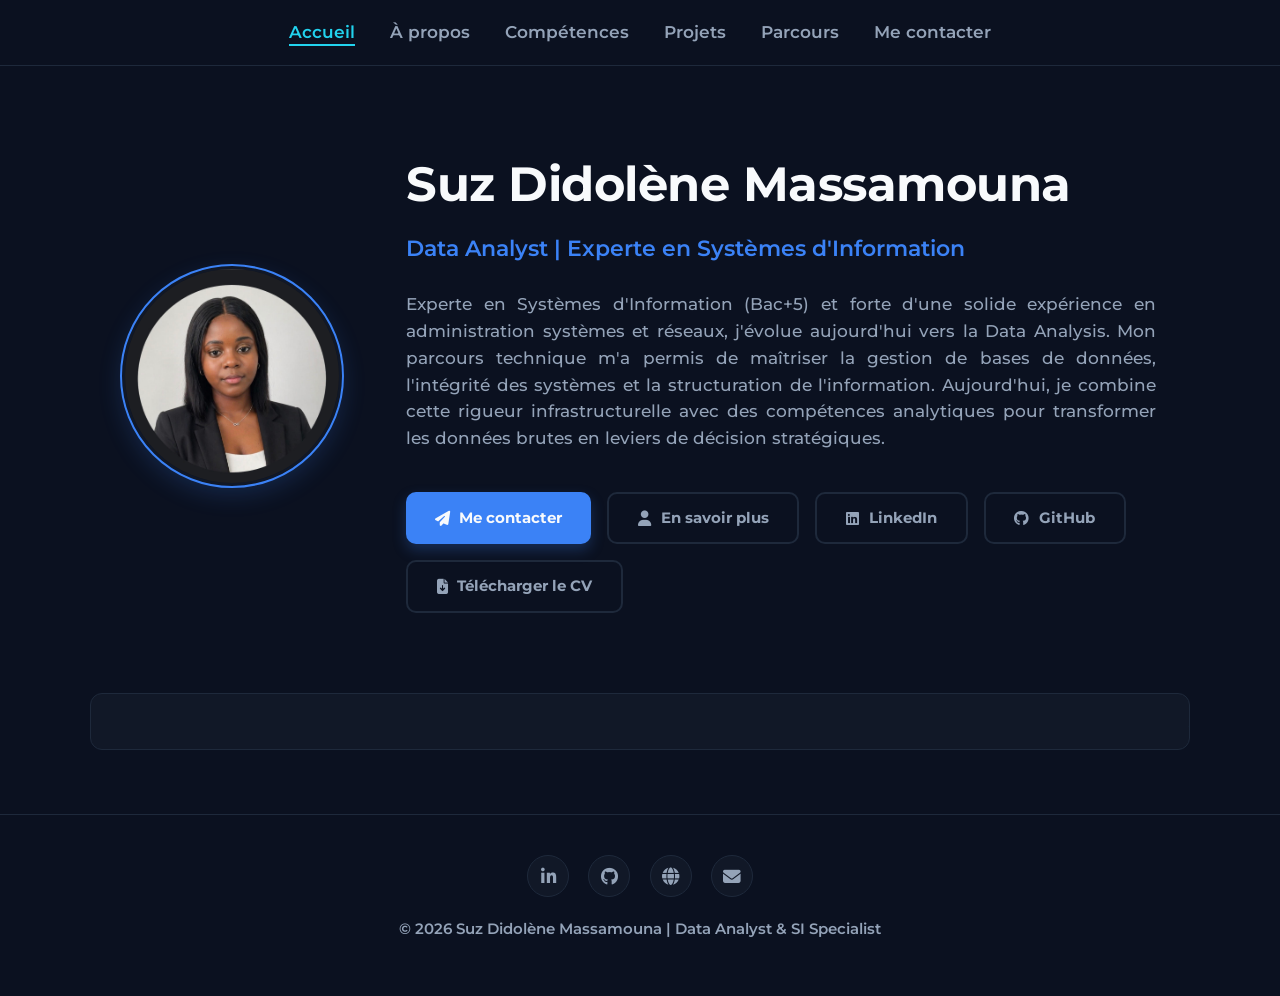
<file: index.html>
<!DOCTYPE html>
<html lang="fr">
<head>
  <meta charset="UTF-8" />
  <meta name="viewport" content="width=device-width, initial-scale=1" />
  <title>Accueil | Suz Didolène Massamouna — Data Analyst</title>
  <meta name="description" content="Portfolio de Suz Didolène Massamouna, Data Analyst et Experte en Systèmes d'Information basée à Lyon. Power BI, SQL, Python, modélisation de données." />
  <link href="https://fonts.googleapis.com/css2?family=Montserrat:wght@400;500;600;700&display=swap" rel="stylesheet" />
  <link rel="stylesheet" href="https://cdnjs.cloudflare.com/ajax/libs/font-awesome/6.4.0/css/all.min.css" />
  <link rel="stylesheet" href="style.css" />
</head>
<body>

  <nav class="navbar" role="navigation" aria-label="Menu principal">
    <ul>
      <li><a href="index.html" class="active">Accueil</a></li>
      <li><a href="apropos.html">À propos</a></li>
      <li><a href="competences.html">Compétences</a></li>
      <li><a href="projets.html">Projets</a></li>
      <li><a href="parcours.html">Parcours</a></li>
      <li><a href="contact.html">Me contacter</a></li>
    </ul>
  </nav>

  <main>
    <header class="header-container">
      <div class="photo">
        <img src="suz.jpeg" alt="Portrait de Suz Didolène Massamouna" class="profile-pic" />
      </div>
      <div class="header-text">
        <h1>Suz Didolène Massamouna</h1>
        <p class="subtitle">Data Analyst | Experte en Systèmes d'Information</p>
        <p class="description">
          Experte en Systèmes d'Information (Bac+5) et forte d'une solide expérience en administration systèmes et réseaux, j'évolue aujourd'hui vers la Data Analysis. Mon parcours technique m'a permis de maîtriser la gestion de bases de données, l'intégrité des systèmes et la structuration de l'information. Aujourd'hui, je combine cette rigueur infrastructurelle avec des compétences analytiques pour transformer les données brutes en leviers de décision stratégiques.
        </p>
        <div class="buttons">
          <a href="contact.html" class="btn-action">
            <i class="fa-solid fa-paper-plane"></i> Me contacter
          </a>
          <a href="apropos.html" class="btn-action btn-secondary">
            <i class="fa-solid fa-user"></i> En savoir plus
          </a>
          <a href="https://www.linkedin.com/in/suz-didolene-massamouna/" target="_blank" rel="noopener noreferrer" class="btn-action btn-secondary">
            <i class="fa-brands fa-linkedin"></i> LinkedIn
          </a>
          <a href="https://github.com/suzy5670" target="_blank" rel="noopener noreferrer" class="btn-action btn-secondary">
            <i class="fa-brands fa-github"></i> GitHub
          </a>
          <a href="CV-Suz-Massamouna-Data-Analyst.pdf" target="_blank" rel="noopener noreferrer" download class="btn-action btn-secondary">
            <i class="fa-solid fa-file-arrow-down"></i> Télécharger le CV
          </a>
        </div>
      </div>
    </header>

    <section class="scrolling-text" aria-label="Expertises défilantes">
      <p>Analyse de Données • SQL • Excel • Power BI / Tableau • Modélisation de Données • Python</p>
    </section>
  </main>

  <footer>
    <div class="footer-social">
      <a href="https://www.linkedin.com/in/suz-didolene-massamouna/" target="_blank" rel="noopener noreferrer" aria-label="LinkedIn"><i class="fa-brands fa-linkedin-in"></i></a>
      <a href="https://github.com/suzy5670" target="_blank" rel="noopener noreferrer" aria-label="GitHub"><i class="fa-brands fa-github"></i></a>
      <a href="https://suzy5670.github.io/" target="_blank" rel="noopener noreferrer" aria-label="Mon site"><i class="fa-solid fa-globe"></i></a>
      <a href="mailto:mdane230@gmail.com" aria-label="E-mail"><i class="fa-solid fa-envelope"></i></a>
    </div>
    <p>© 2026 Suz Didolène Massamouna | Data Analyst & SI Specialist</p>
  </footer>

</body>
</html>
</file>
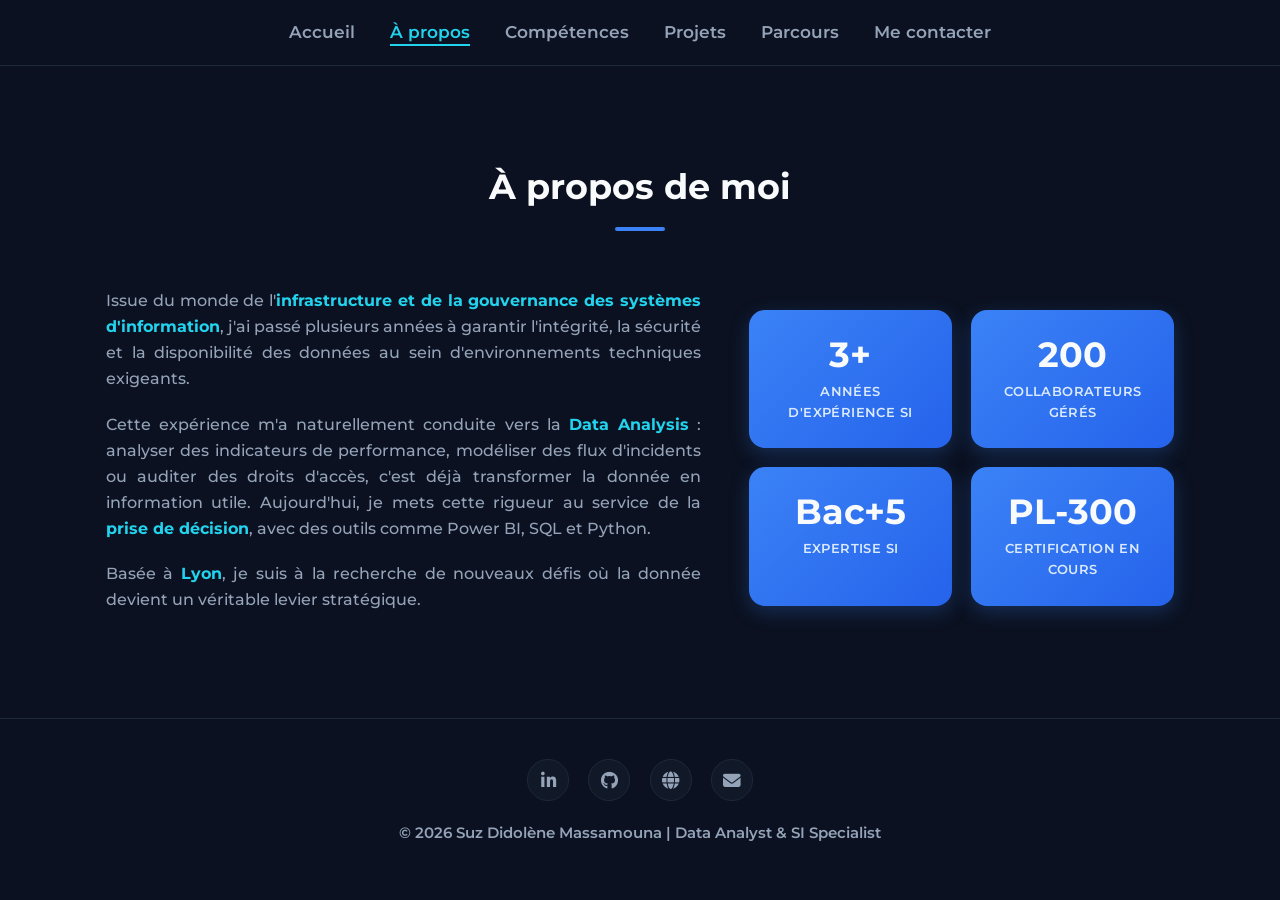
<file: apropos.html>
<!DOCTYPE html>
<html lang="fr">
<head>
  <meta charset="UTF-8" />
  <meta name="viewport" content="width=device-width, initial-scale=1" />
  <title>À propos | Suz Didolène Massamouna</title>
  <meta name="description" content="À propos de Suz Didolène Massamouna : de l'infrastructure SI à la Data Analysis, à Lyon." />
  <link href="https://fonts.googleapis.com/css2?family=Montserrat:wght@400;500;600;700&display=swap" rel="stylesheet" />
  <link rel="stylesheet" href="https://cdnjs.cloudflare.com/ajax/libs/font-awesome/6.4.0/css/all.min.css" />
  <link rel="stylesheet" href="style.css" />
</head>
<body>

  <nav class="navbar" role="navigation" aria-label="Menu principal">
    <ul>
      <li><a href="index.html">Accueil</a></li>
      <li><a href="apropos.html" class="active">À propos</a></li>
      <li><a href="competences.html">Compétences</a></li>
      <li><a href="projets.html">Projets</a></li>
      <li><a href="parcours.html">Parcours</a></li>
      <li><a href="contact.html">Me contacter</a></li>
    </ul>
  </nav>

  <main>
    <section class="section-container">
      <h2 class="section-title">À propos de moi</h2>
      <div class="about-grid">
        <div class="about-text">
          <p>
            Issue du monde de l'<span class="about-highlight">infrastructure et de la gouvernance des systèmes d'information</span>, j'ai passé plusieurs années à garantir l'intégrité, la sécurité et la disponibilité des données au sein d'environnements techniques exigeants.
          </p>
          <p>
            Cette expérience m'a naturellement conduite vers la <span class="about-highlight">Data Analysis</span> : analyser des indicateurs de performance, modéliser des flux d'incidents ou auditer des droits d'accès, c'est déjà transformer la donnée en information utile. Aujourd'hui, je mets cette rigueur au service de la <span class="about-highlight">prise de décision</span>, avec des outils comme Power BI, SQL et Python.
          </p>
          <p>
            Basée à <span class="about-highlight">Lyon</span>, je suis à la recherche de nouveaux défis où la donnée devient un véritable levier stratégique.
          </p>
        </div>
        <div class="stats-grid">
          <div class="stat-box">
            <span class="num">3+</span>
            <span class="label">Années d'expérience SI</span>
          </div>
          <div class="stat-box">
            <span class="num">200</span>
            <span class="label">Collaborateurs gérés</span>
          </div>
          <div class="stat-box">
            <span class="num">Bac+5</span>
            <span class="label">Expertise SI</span>
          </div>
          <div class="stat-box">
            <span class="num">PL-300</span>
            <span class="label">Certification en cours</span>
          </div>
        </div>
      </div>
    </section>
  </main>

  <footer>
    <div class="footer-social">
      <a href="https://www.linkedin.com/in/suz-didolene-massamouna/" target="_blank" rel="noopener noreferrer" aria-label="LinkedIn"><i class="fa-brands fa-linkedin-in"></i></a>
      <a href="https://github.com/suzy5670" target="_blank" rel="noopener noreferrer" aria-label="GitHub"><i class="fa-brands fa-github"></i></a>
      <a href="https://suzy5670.github.io/" target="_blank" rel="noopener noreferrer" aria-label="Mon site"><i class="fa-solid fa-globe"></i></a>
      <a href="mailto:mdane230@gmail.com" aria-label="E-mail"><i class="fa-solid fa-envelope"></i></a>
    </div>
    <p>© 2026 Suz Didolène Massamouna | Data Analyst & SI Specialist</p>
  </footer>

</body>
</html>
</file>
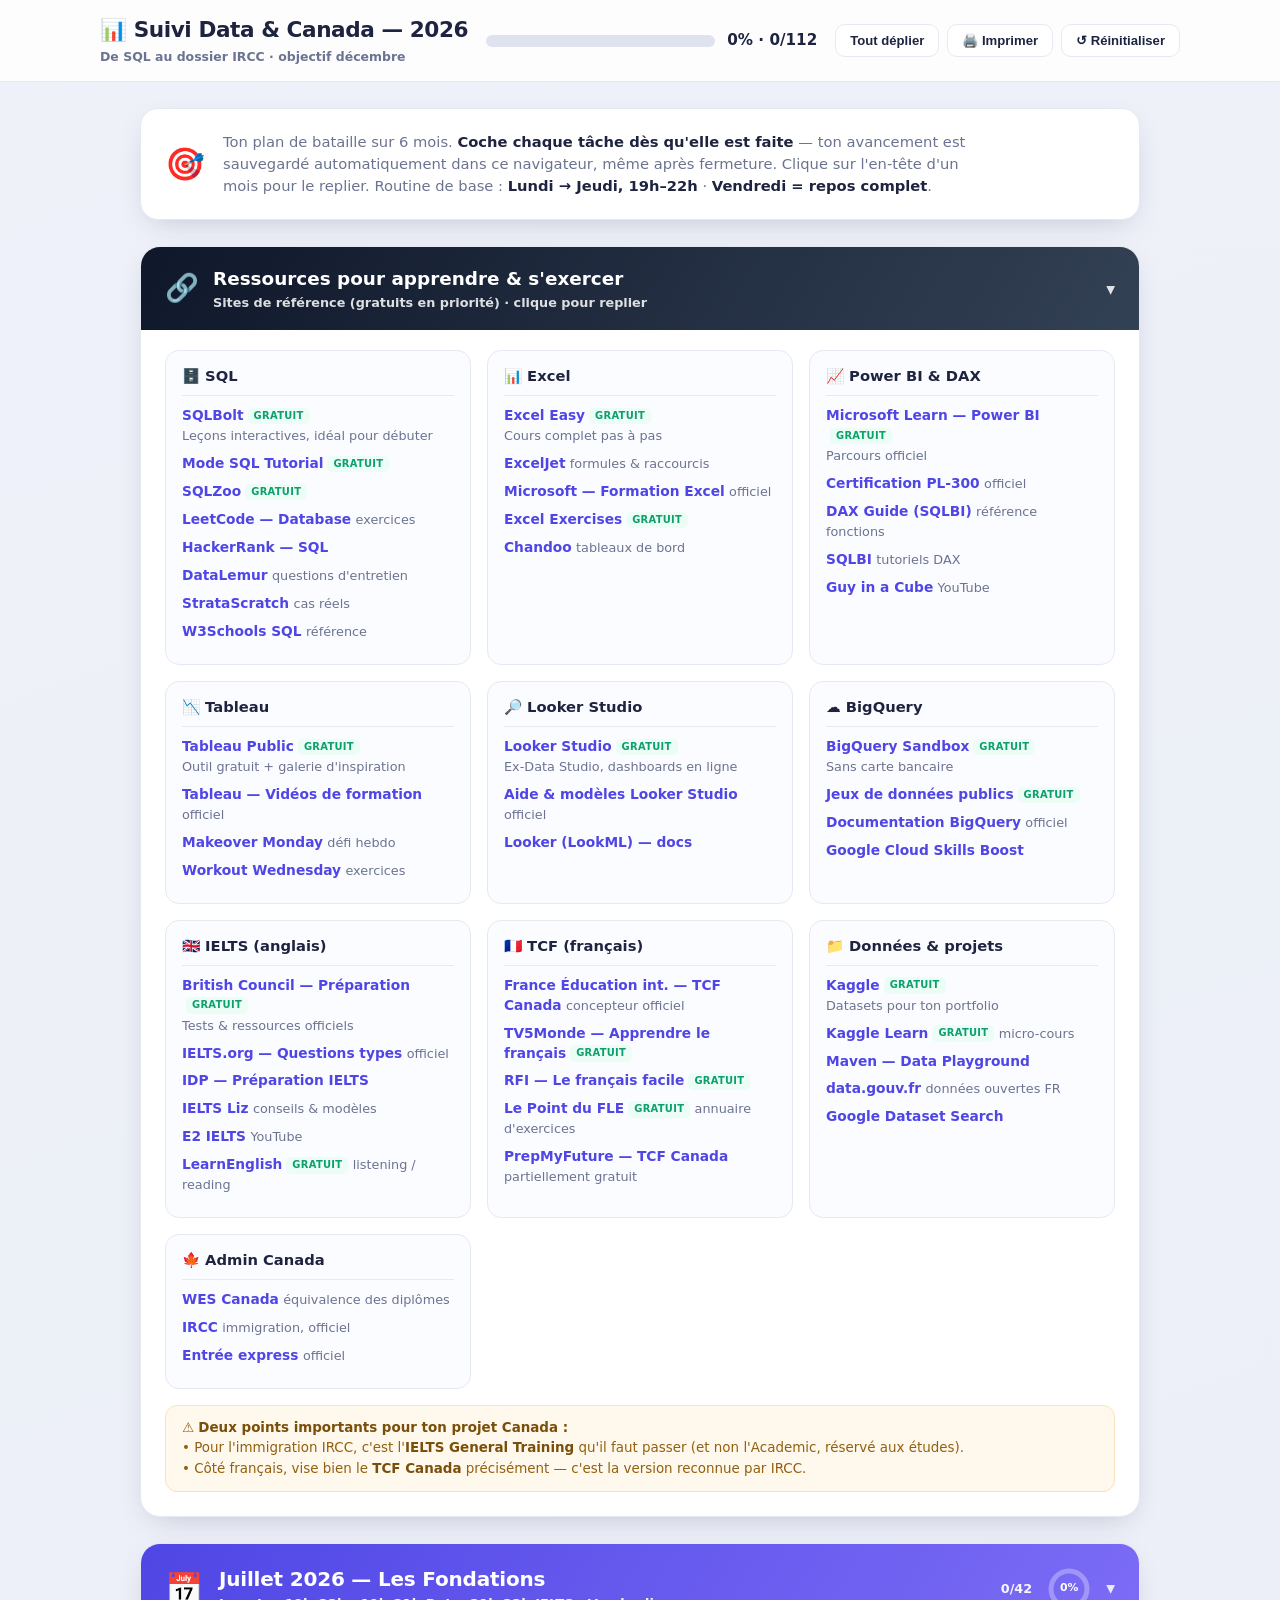
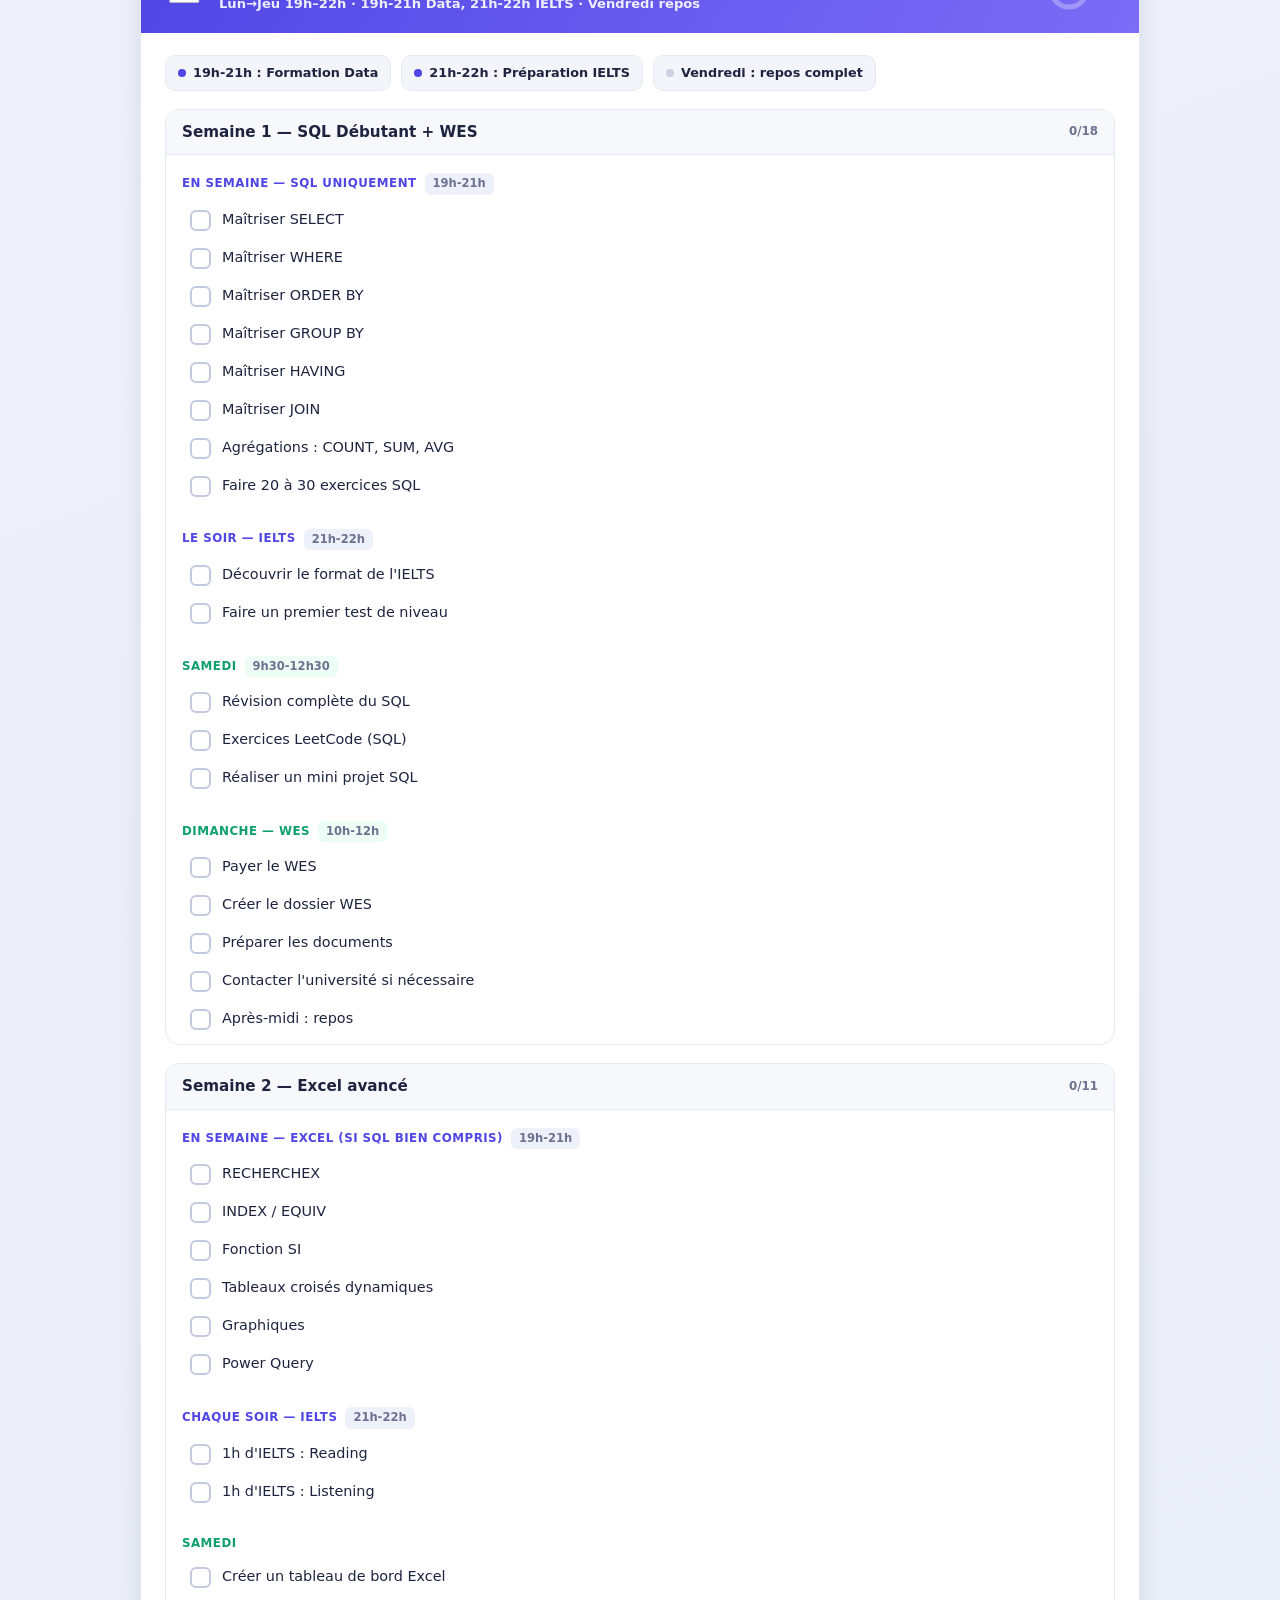
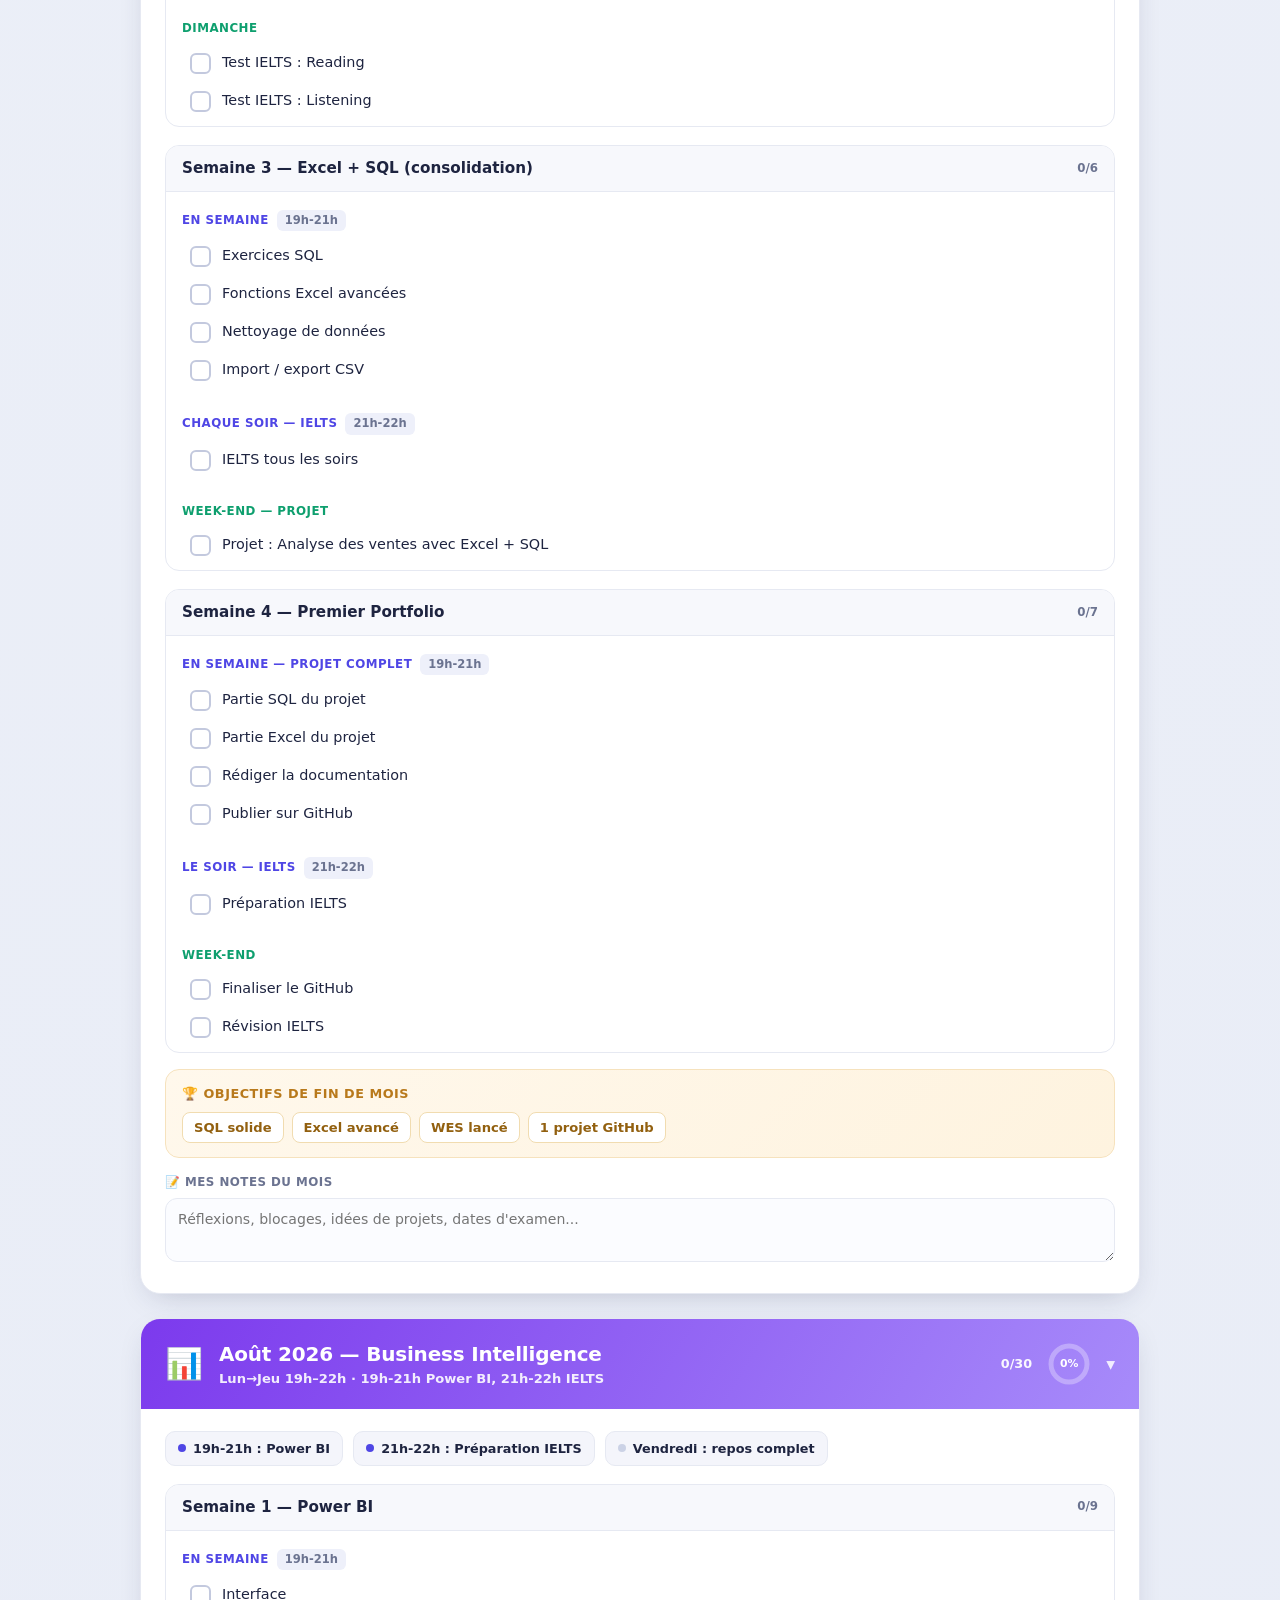
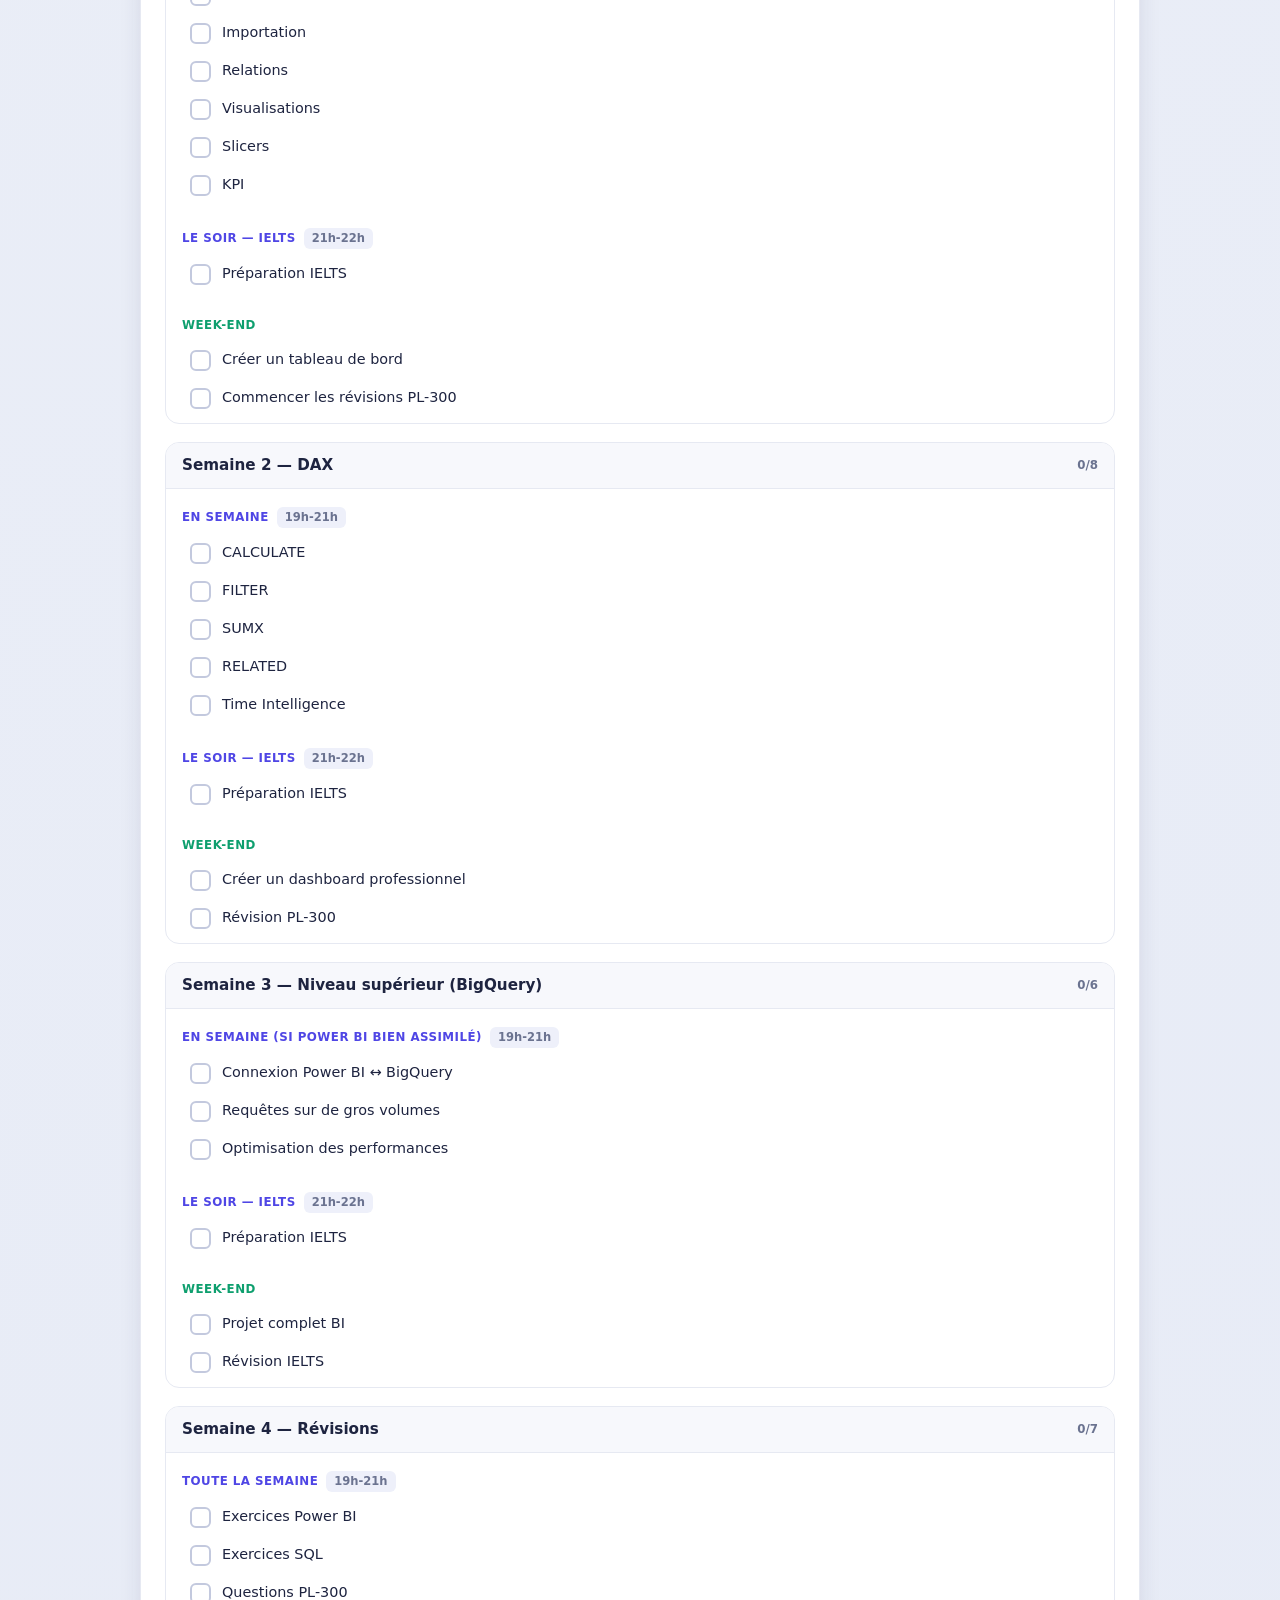
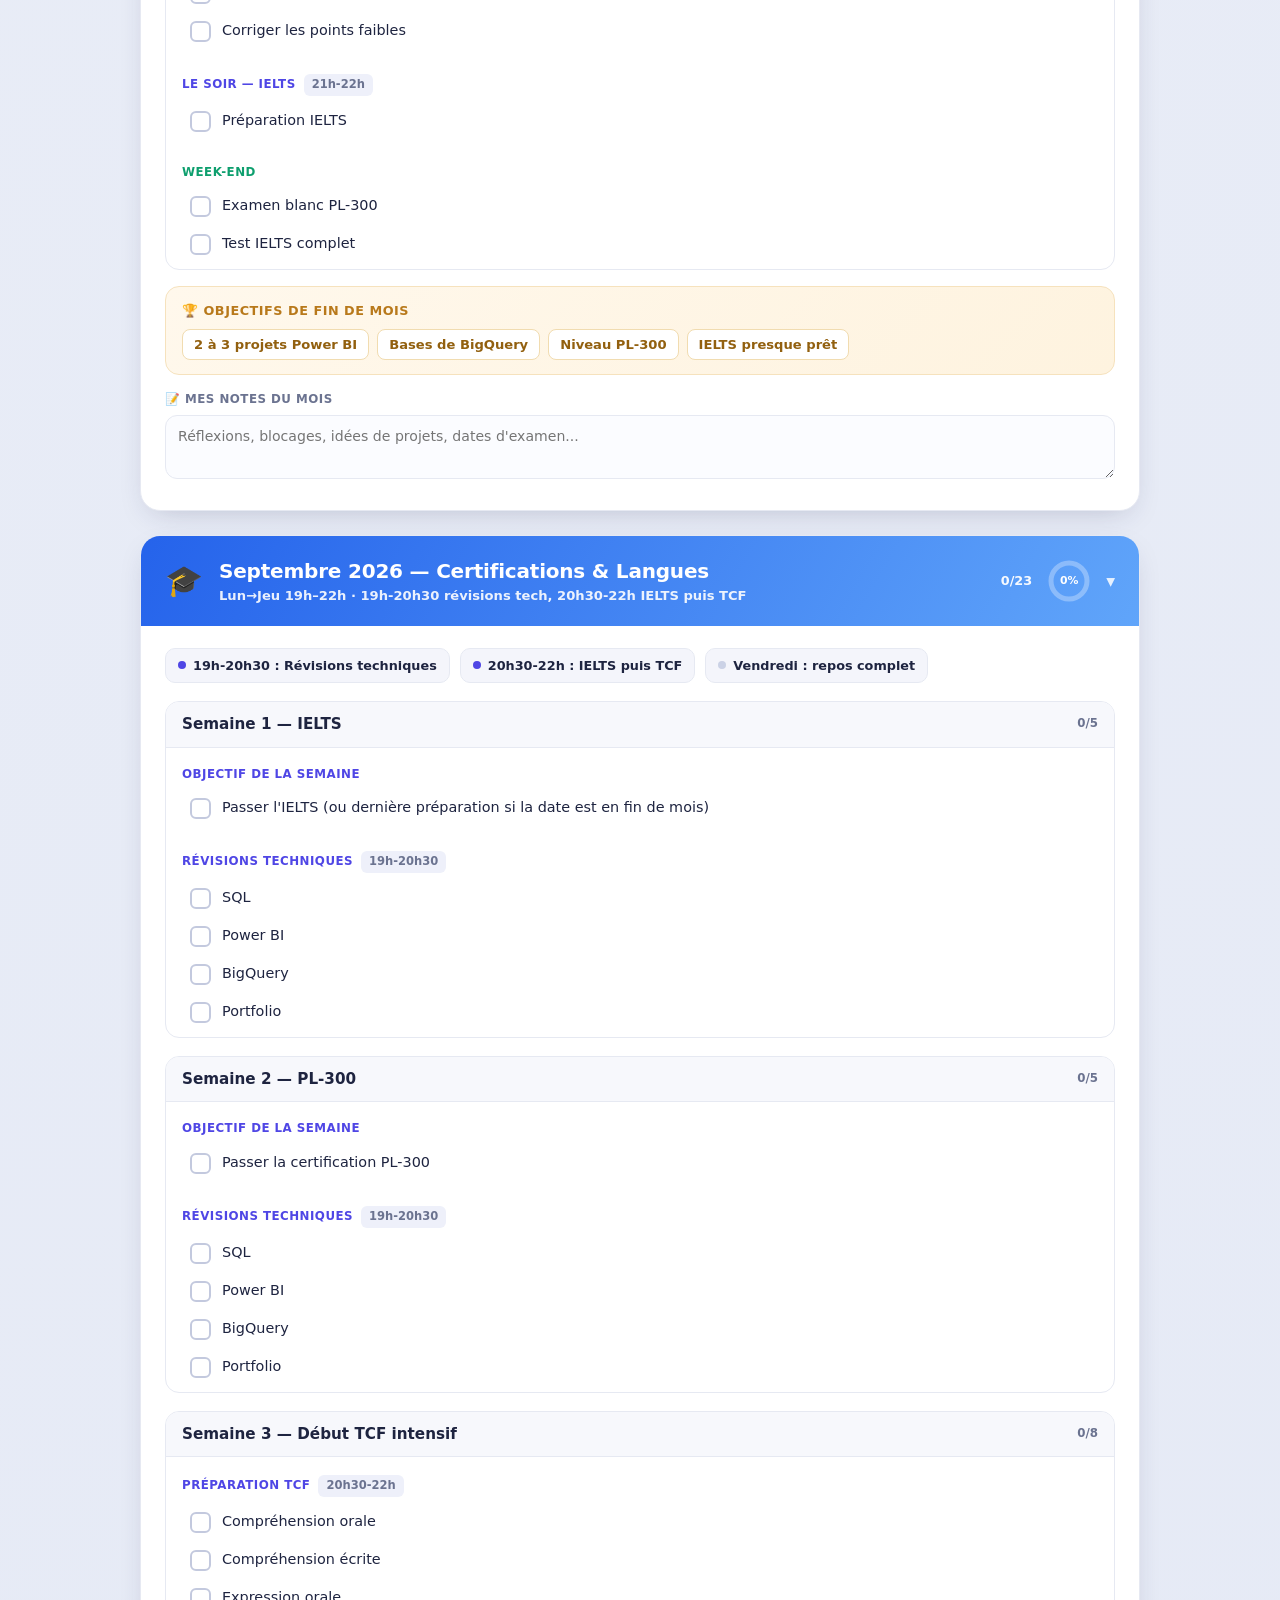
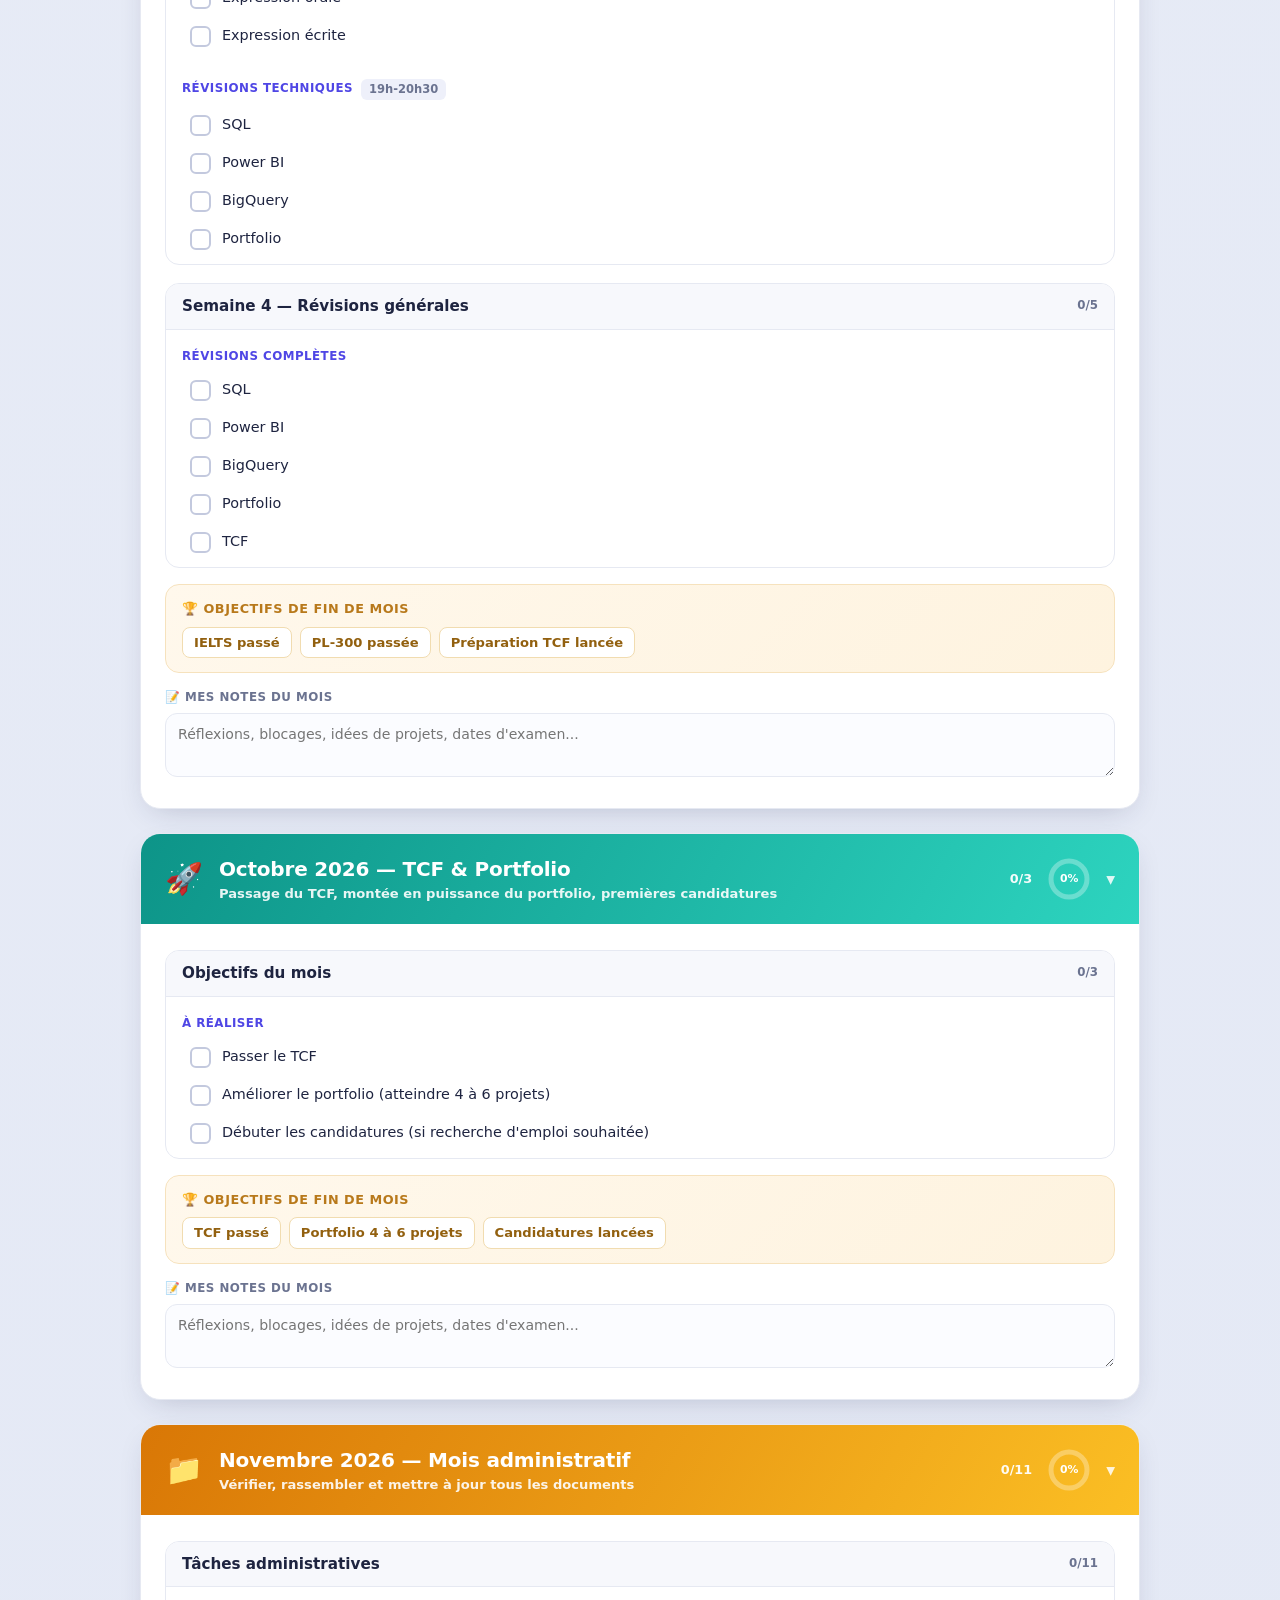
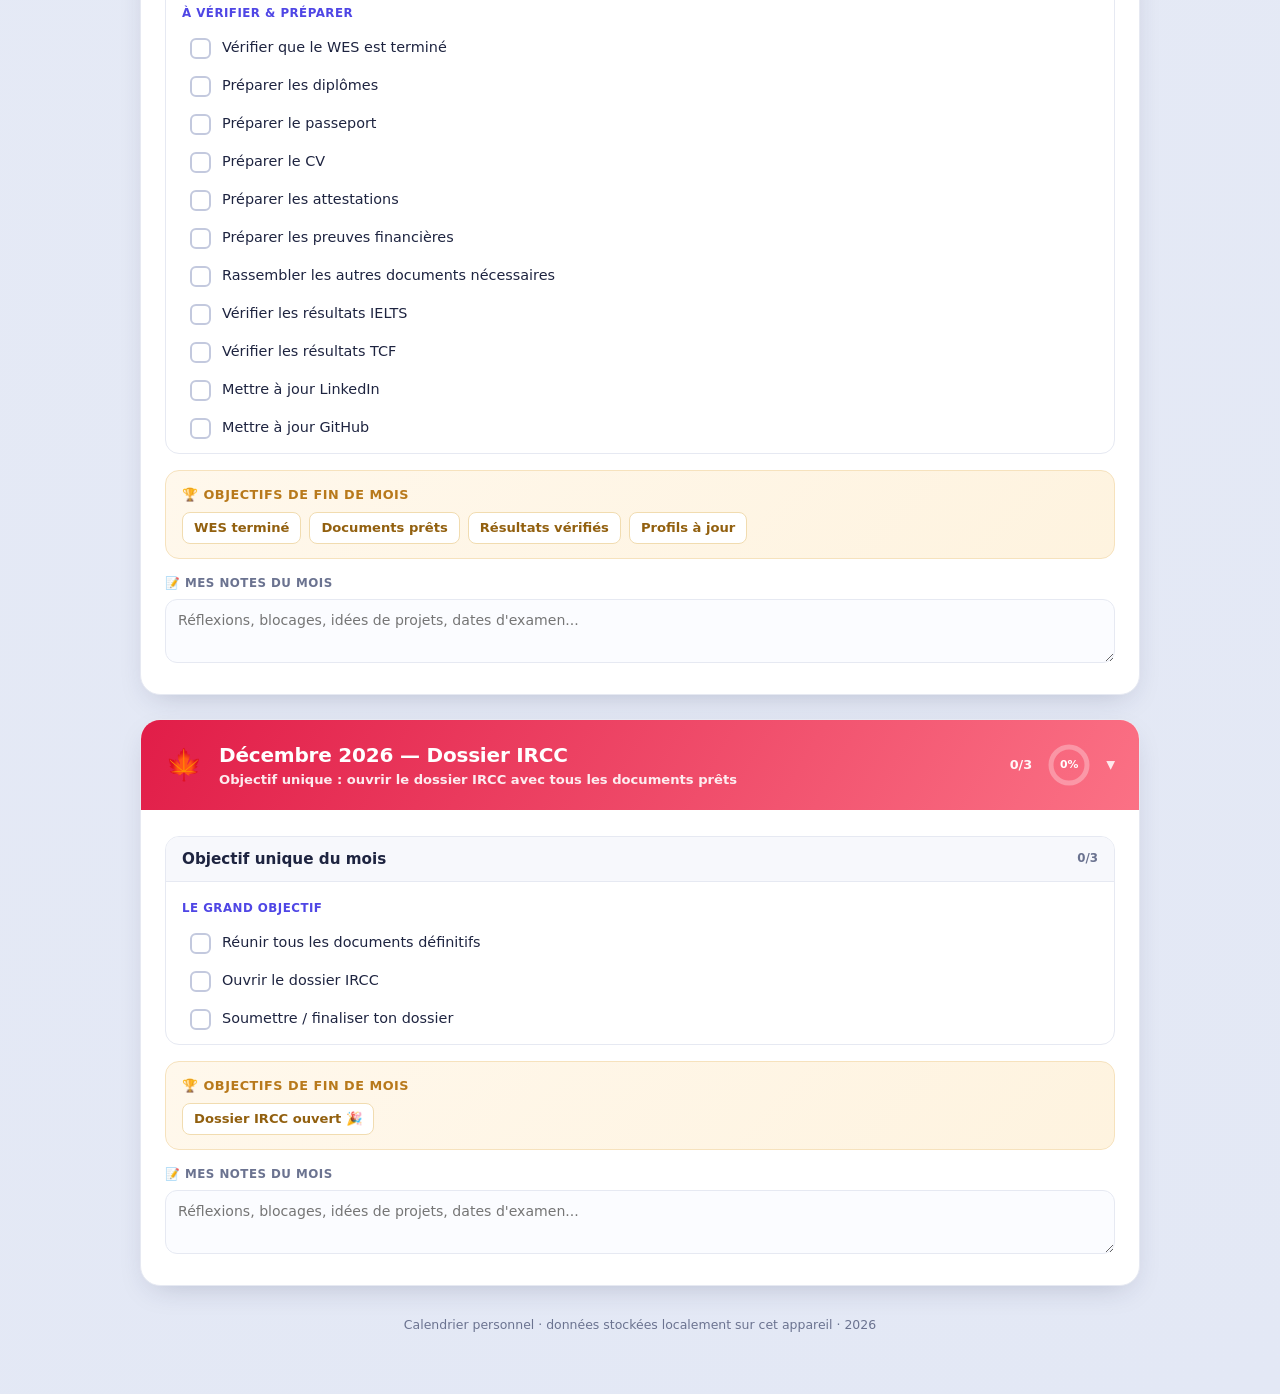
<file: calendrier-suivi-2026.html>
<!DOCTYPE html>
<html lang="fr">
<head>
<meta charset="UTF-8">
<meta name="viewport" content="width=device-width, initial-scale=1.0">
<title>Calendrier de suivi — Data & Canada 2026</title>
<style>
  :root{
    --bg:#eef1f8;
    --bg2:#e3e8f5;
    --card:#ffffff;
    --ink:#1e2440;
    --muted:#6b7390;
    --line:#e6e9f2;
    --indigo:#4f46e5;
    --gold:#f59e0b;
    --green:#10b981;
    --green-soft:#ecfdf5;
    --shadow:0 10px 30px -12px rgba(34,40,80,.25);
  }
  *{box-sizing:border-box;margin:0;padding:0}
  body{
    font-family:'Segoe UI',system-ui,-apple-system,Roboto,Arial,sans-serif;
    background:linear-gradient(160deg,var(--bg),var(--bg2));
    color:var(--ink);
    line-height:1.5;
    padding-bottom:60px;
    -webkit-font-smoothing:antialiased;
  }

  /* ===== Top bar ===== */
  .topbar{
    position:sticky;top:0;z-index:50;
    background:rgba(255,255,255,.85);
    backdrop-filter:blur(12px);
    border-bottom:1px solid var(--line);
    padding:14px clamp(16px,4vw,40px);
  }
  .topbar-inner{max-width:1080px;margin:0 auto;display:flex;align-items:center;gap:18px;flex-wrap:wrap}
  .brand{display:flex;flex-direction:column;gap:2px;margin-right:auto}
  .brand h1{font-size:clamp(1rem,2.6vw,1.35rem);font-weight:800;letter-spacing:-.02em}
  .brand span{font-size:.78rem;color:var(--muted);font-weight:600}
  .global-prog{display:flex;align-items:center;gap:12px;min-width:240px;flex:1}
  .bar{flex:1;height:12px;background:#dfe3f0;border-radius:99px;overflow:hidden}
  .bar > i{display:block;height:100%;width:0;border-radius:99px;
    background:linear-gradient(90deg,var(--indigo),#7c6cf6);transition:width .5s ease}
  .pct{font-weight:800;font-size:.95rem;min-width:78px;text-align:right;font-variant-numeric:tabular-nums}
  .actions{display:flex;gap:8px}
  .btn{border:1px solid var(--line);background:#fff;color:var(--ink);
    padding:8px 14px;border-radius:10px;font-weight:700;font-size:.82rem;cursor:pointer;
    transition:.15s;white-space:nowrap}
  .btn:hover{border-color:var(--indigo);color:var(--indigo)}
  .btn.danger:hover{border-color:#ef4444;color:#ef4444}

  /* ===== Layout ===== */
  .wrap{max-width:1080px;margin:26px auto 0;padding:0 clamp(16px,4vw,40px)}
  .intro{
    background:var(--card);border-radius:18px;padding:22px 24px;box-shadow:var(--shadow);
    border:1px solid var(--line);margin-bottom:26px;display:flex;gap:18px;flex-wrap:wrap;align-items:center}
  .intro .big{font-size:2rem}
  .intro p{color:var(--muted);font-size:.92rem;max-width:760px}
  .intro b{color:var(--ink)}

  /* ===== Month card ===== */
  .month{background:var(--card);border-radius:20px;box-shadow:var(--shadow);
    border:1px solid var(--line);margin-bottom:24px;overflow:hidden}
  .m-head{padding:20px 24px;color:#fff;cursor:pointer;display:flex;align-items:center;gap:16px;
    position:relative;user-select:none}
  .m-head .emoji{font-size:1.9rem}
  .m-title{flex:1}
  .m-title h2{font-size:1.25rem;font-weight:800;letter-spacing:-.01em}
  .m-title .sub{font-size:.82rem;opacity:.9;font-weight:600}
  .m-meta{display:flex;align-items:center;gap:14px}
  .m-count{font-size:.8rem;font-weight:700;opacity:.95;font-variant-numeric:tabular-nums;white-space:nowrap}
  .m-ring{position:relative;width:46px;height:46px;flex-shrink:0}
  .m-ring svg{transform:rotate(-90deg)}
  .m-ring .ringtxt{position:absolute;inset:0;display:flex;align-items:center;justify-content:center;
    font-size:.68rem;font-weight:800;color:#fff}
  .chev{transition:transform .3s;font-size:1.1rem;opacity:.85}
  .month.collapsed .chev{transform:rotate(-90deg)}
  .m-body{padding:8px 24px 24px}
  .month.collapsed .m-body{display:none}

  /* schedule + goals banners */
  .banner{display:flex;gap:10px;flex-wrap:wrap;margin:14px 0 4px}
  .chip{display:inline-flex;align-items:center;gap:7px;background:#f4f5fb;border:1px solid var(--line);
    border-radius:10px;padding:7px 12px;font-size:.8rem;font-weight:600;color:var(--ink)}
  .chip .dot{width:8px;height:8px;border-radius:99px;background:var(--indigo)}
  .chip.rest .dot{background:#cbd2e6}
  .goals{background:linear-gradient(135deg,#fff8ec,#fef3df);border:1px solid #f6e2bd;
    border-radius:14px;padding:14px 16px;margin-top:16px}
  .goals h4{font-size:.8rem;text-transform:uppercase;letter-spacing:.04em;color:#b8791b;margin-bottom:8px;
    display:flex;align-items:center;gap:7px}
  .goals ul{list-style:none;display:flex;flex-wrap:wrap;gap:8px}
  .goals li{font-size:.82rem;font-weight:700;color:#92600f;background:#fff;border:1px solid #f1dcb0;
    padding:5px 11px;border-radius:8px}

  /* week block */
  .week{margin-top:18px;border:1px solid var(--line);border-radius:14px;overflow:hidden}
  .w-head{background:#f7f8fc;padding:11px 16px;display:flex;align-items:center;gap:10px;
    border-bottom:1px solid var(--line)}
  .w-head h3{font-size:.95rem;font-weight:800;flex:1}
  .w-prog{font-size:.74rem;font-weight:700;color:var(--muted);font-variant-numeric:tabular-nums}
  .section{padding:6px 16px}
  .s-label{font-size:.74rem;font-weight:800;text-transform:uppercase;letter-spacing:.04em;
    color:var(--indigo);margin:12px 0 6px;display:flex;align-items:center;gap:8px}
  .s-label .time{color:var(--muted);font-weight:700;text-transform:none;letter-spacing:0;
    background:#eef0fa;padding:2px 8px;border-radius:6px;font-size:.72rem}
  .s-label.weekend{color:#0e9f6e}
  .s-label.weekend .time{background:var(--green-soft)}

  /* task row */
  .task{display:flex;align-items:flex-start;gap:11px;padding:8px 8px;border-radius:10px;cursor:pointer;
    transition:background .12s}
  .task:hover{background:#f6f7fc}
  .task input{display:none}
  .box{width:21px;height:21px;border:2px solid #c3c9de;border-radius:6px;flex-shrink:0;margin-top:1px;
    display:flex;align-items:center;justify-content:center;transition:.15s;background:#fff}
  .box svg{width:13px;height:13px;stroke:#fff;stroke-width:3.4;fill:none;
    stroke-dasharray:18;stroke-dashoffset:18;transition:stroke-dashoffset .2s}
  .task input:checked + .box{background:var(--green);border-color:var(--green)}
  .task input:checked + .box svg{stroke-dashoffset:0}
  .task .lbl{font-size:.9rem;transition:.15s}
  .task input:checked ~ .lbl{color:var(--muted);text-decoration:line-through;text-decoration-color:#b6bdd4}

  /* notes */
  .notes{margin-top:16px}
  .notes label{font-size:.74rem;font-weight:800;text-transform:uppercase;letter-spacing:.04em;
    color:var(--muted);display:block;margin-bottom:6px}
  .notes textarea{width:100%;border:1px solid var(--line);border-radius:12px;padding:12px;
    font-family:inherit;font-size:.88rem;resize:vertical;min-height:64px;color:var(--ink);background:#fbfcff}
  .notes textarea:focus{outline:none;border-color:var(--indigo)}

  /* ===== Ressources ===== */
  .resources{background:var(--card);border-radius:20px;box-shadow:var(--shadow);
    border:1px solid var(--line);margin-bottom:26px;overflow:hidden}
  .res-head{padding:18px 24px;cursor:pointer;display:flex;align-items:center;gap:14px;user-select:none;
    background:linear-gradient(120deg,#0f172a,#334155);color:#fff}
  .res-head .emoji{font-size:1.7rem}
  .res-head .htxt{flex:1}
  .res-head h2{font-size:1.15rem;font-weight:800}
  .res-head .sub{font-size:.8rem;opacity:.85;font-weight:600}
  .res-head .chev{transition:transform .3s;font-size:1.1rem;opacity:.85}
  .resources.collapsed .chev{transform:rotate(-90deg)}
  .res-body{padding:20px 24px 24px;display:grid;
    grid-template-columns:repeat(auto-fill,minmax(255px,1fr));gap:16px}
  .resources.collapsed .res-body{display:none}
  .res-cat{border:1px solid var(--line);border-radius:14px;padding:14px 16px;background:#fbfcff}
  .res-cat h5{font-size:.92rem;font-weight:800;margin-bottom:10px;display:flex;align-items:center;gap:8px;
    padding-bottom:8px;border-bottom:1px solid var(--line)}
  .res-cat ul{list-style:none}
  .res-cat li{margin:8px 0;font-size:.86rem;line-height:1.45}
  .res-cat a{color:var(--indigo);text-decoration:none;font-weight:700}
  .res-cat a:hover{text-decoration:underline}
  .res-cat .desc{color:var(--muted);font-weight:500;font-size:.8rem}
  .free{display:inline-block;background:var(--green-soft);color:#0e9f6e;font-size:.62rem;font-weight:800;
    padding:1px 6px;border-radius:5px;margin-left:4px;vertical-align:middle;text-transform:uppercase;letter-spacing:.03em}
  .res-note{grid-column:1/-1;background:#fff8ec;border:1px solid #f6e2bd;border-radius:12px;padding:12px 16px;
    font-size:.84rem;color:#92600f;line-height:1.5}
  .res-note b{color:#7a4f0a}

  .footer{text-align:center;color:var(--muted);font-size:.78rem;margin-top:30px}
  .saved-flash{position:fixed;bottom:20px;left:50%;transform:translateX(-50%) translateY(20px);
    background:var(--ink);color:#fff;padding:10px 18px;border-radius:99px;font-size:.82rem;font-weight:700;
    opacity:0;transition:.3s;pointer-events:none;z-index:100}
  .saved-flash.show{opacity:1;transform:translateX(-50%) translateY(0)}

  @media print{
    .topbar,.actions,.chev,.intro,.footer{display:none!important}
    body{background:#fff}
    .month.collapsed .m-body{display:block!important}
    .month{box-shadow:none;break-inside:avoid}
  }
  @media(max-width:560px){
    .global-prog{order:3;width:100%}
    .pct{min-width:60px}
  }
</style>
</head>
<body>

<div class="topbar">
  <div class="topbar-inner">
    <div class="brand">
      <h1>📊 Suivi Data &amp; Canada — 2026</h1>
      <span>De SQL au dossier IRCC · objectif décembre</span>
    </div>
    <div class="global-prog">
      <div class="bar"><i id="globalBar"></i></div>
      <div class="pct" id="globalPct">0%</div>
    </div>
    <div class="actions">
      <button class="btn" onclick="toggleAll(false)">Tout déplier</button>
      <button class="btn" onclick="window.print()">🖨️ Imprimer</button>
      <button class="btn danger" onclick="resetAll()">↺ Réinitialiser</button>
    </div>
  </div>
</div>

<div class="wrap">
  <div class="intro">
    <div class="big">🎯</div>
    <p>Ton plan de bataille sur 6 mois. <b>Coche chaque tâche dès qu'elle est faite</b> — ton avancement
    est sauvegardé automatiquement dans ce navigateur, même après fermeture. Clique sur l'en-tête d'un mois
    pour le replier. Routine de base : <b>Lundi → Jeudi, 19h–22h</b> · <b>Vendredi = repos complet</b>.</p>
  </div>

  <div class="resources" id="resources">
    <div class="res-head" onclick="document.getElementById('resources').classList.toggle('collapsed')">
      <span class="emoji">🔗</span>
      <div class="htxt">
        <h2>Ressources pour apprendre &amp; s'exercer</h2>
        <div class="sub">Sites de référence (gratuits en priorité) · clique pour replier</div>
      </div>
      <span class="chev">▾</span>
    </div>
    <div class="res-body">

      <div class="res-cat">
        <h5>🗄️ SQL</h5>
        <ul>
          <li><a href="https://sqlbolt.com" target="_blank" rel="noopener">SQLBolt</a><span class="free">gratuit</span><br><span class="desc">Leçons interactives, idéal pour débuter</span></li>
          <li><a href="https://mode.com/sql-tutorial/" target="_blank" rel="noopener">Mode SQL Tutorial</a><span class="free">gratuit</span></li>
          <li><a href="https://sqlzoo.net" target="_blank" rel="noopener">SQLZoo</a><span class="free">gratuit</span></li>
          <li><a href="https://leetcode.com/problemset/database/" target="_blank" rel="noopener">LeetCode — Database</a> <span class="desc">exercices</span></li>
          <li><a href="https://www.hackerrank.com/domains/sql" target="_blank" rel="noopener">HackerRank — SQL</a></li>
          <li><a href="https://datalemur.com/questions" target="_blank" rel="noopener">DataLemur</a> <span class="desc">questions d'entretien</span></li>
          <li><a href="https://www.stratascratch.com" target="_blank" rel="noopener">StrataScratch</a> <span class="desc">cas réels</span></li>
          <li><a href="https://www.w3schools.com/sql/" target="_blank" rel="noopener">W3Schools SQL</a> <span class="desc">référence</span></li>
        </ul>
      </div>

      <div class="res-cat">
        <h5>📊 Excel</h5>
        <ul>
          <li><a href="https://www.excel-easy.com" target="_blank" rel="noopener">Excel Easy</a><span class="free">gratuit</span><br><span class="desc">Cours complet pas à pas</span></li>
          <li><a href="https://exceljet.net" target="_blank" rel="noopener">ExcelJet</a> <span class="desc">formules & raccourcis</span></li>
          <li><a href="https://support.microsoft.com/fr-fr/excel" target="_blank" rel="noopener">Microsoft — Formation Excel</a> <span class="desc">officiel</span></li>
          <li><a href="https://excel-exercises.com" target="_blank" rel="noopener">Excel Exercises</a><span class="free">gratuit</span></li>
          <li><a href="https://chandoo.org" target="_blank" rel="noopener">Chandoo</a> <span class="desc">tableaux de bord</span></li>
        </ul>
      </div>

      <div class="res-cat">
        <h5>📈 Power BI &amp; DAX</h5>
        <ul>
          <li><a href="https://learn.microsoft.com/fr-fr/training/powerplatform/power-bi" target="_blank" rel="noopener">Microsoft Learn — Power BI</a><span class="free">gratuit</span><br><span class="desc">Parcours officiel</span></li>
          <li><a href="https://learn.microsoft.com/fr-fr/credentials/certifications/power-bi-data-analyst-associate/" target="_blank" rel="noopener">Certification PL-300</a> <span class="desc">officiel</span></li>
          <li><a href="https://dax.guide" target="_blank" rel="noopener">DAX Guide (SQLBI)</a> <span class="desc">référence fonctions</span></li>
          <li><a href="https://www.sqlbi.com" target="_blank" rel="noopener">SQLBI</a> <span class="desc">tutoriels DAX</span></li>
          <li><a href="https://www.youtube.com/@GuyInACube" target="_blank" rel="noopener">Guy in a Cube</a> <span class="desc">YouTube</span></li>
        </ul>
      </div>

      <div class="res-cat">
        <h5>📉 Tableau</h5>
        <ul>
          <li><a href="https://public.tableau.com" target="_blank" rel="noopener">Tableau Public</a><span class="free">gratuit</span><br><span class="desc">Outil gratuit + galerie d'inspiration</span></li>
          <li><a href="https://www.tableau.com/learn/training" target="_blank" rel="noopener">Tableau — Vidéos de formation</a> <span class="desc">officiel</span></li>
          <li><a href="https://www.makeovermonday.co.uk" target="_blank" rel="noopener">Makeover Monday</a> <span class="desc">défi hebdo</span></li>
          <li><a href="https://workout-wednesday.com" target="_blank" rel="noopener">Workout Wednesday</a> <span class="desc">exercices</span></li>
        </ul>
      </div>

      <div class="res-cat">
        <h5>🔎 Looker Studio</h5>
        <ul>
          <li><a href="https://lookerstudio.google.com" target="_blank" rel="noopener">Looker Studio</a><span class="free">gratuit</span><br><span class="desc">Ex-Data Studio, dashboards en ligne</span></li>
          <li><a href="https://support.google.com/looker-studio" target="_blank" rel="noopener">Aide & modèles Looker Studio</a> <span class="desc">officiel</span></li>
          <li><a href="https://cloud.google.com/looker/docs" target="_blank" rel="noopener">Looker (LookML) — docs</a></li>
        </ul>
      </div>

      <div class="res-cat">
        <h5>☁️ BigQuery</h5>
        <ul>
          <li><a href="https://cloud.google.com/bigquery/docs/sandbox" target="_blank" rel="noopener">BigQuery Sandbox</a><span class="free">gratuit</span><br><span class="desc">Sans carte bancaire</span></li>
          <li><a href="https://cloud.google.com/bigquery/public-data" target="_blank" rel="noopener">Jeux de données publics</a><span class="free">gratuit</span></li>
          <li><a href="https://cloud.google.com/bigquery/docs" target="_blank" rel="noopener">Documentation BigQuery</a> <span class="desc">officiel</span></li>
          <li><a href="https://www.cloudskillsboost.google" target="_blank" rel="noopener">Google Cloud Skills Boost</a></li>
        </ul>
      </div>

      <div class="res-cat">
        <h5>🇬🇧 IELTS (anglais)</h5>
        <ul>
          <li><a href="https://takeielts.britishcouncil.org/take-ielts/prepare" target="_blank" rel="noopener">British Council — Préparation</a><span class="free">gratuit</span><br><span class="desc">Tests & ressources officiels</span></li>
          <li><a href="https://www.ielts.org/for-test-takers/sample-test-questions" target="_blank" rel="noopener">IELTS.org — Questions types</a> <span class="desc">officiel</span></li>
          <li><a href="https://ielts.idp.com/prepare" target="_blank" rel="noopener">IDP — Préparation IELTS</a></li>
          <li><a href="https://ieltsliz.com" target="_blank" rel="noopener">IELTS Liz</a> <span class="desc">conseils & modèles</span></li>
          <li><a href="https://www.youtube.com/@e2ielts" target="_blank" rel="noopener">E2 IELTS</a> <span class="desc">YouTube</span></li>
          <li><a href="https://learnenglish.britishcouncil.org" target="_blank" rel="noopener">LearnEnglish</a><span class="free">gratuit</span> <span class="desc">listening / reading</span></li>
        </ul>
      </div>

      <div class="res-cat">
        <h5>🇫🇷 TCF (français)</h5>
        <ul>
          <li><a href="https://www.france-education-international.fr/test/tcf-canada" target="_blank" rel="noopener">France Éducation int. — TCF Canada</a> <span class="desc">concepteur officiel</span></li>
          <li><a href="https://apprendre.tv5monde.com" target="_blank" rel="noopener">TV5Monde — Apprendre le français</a><span class="free">gratuit</span></li>
          <li><a href="https://francaisfacile.rfi.fr" target="_blank" rel="noopener">RFI — Le français facile</a><span class="free">gratuit</span></li>
          <li><a href="https://www.lepointdufle.net" target="_blank" rel="noopener">Le Point du FLE</a><span class="free">gratuit</span> <span class="desc">annuaire d'exercices</span></li>
          <li><a href="https://www.prepmyfuture.com/tcf" target="_blank" rel="noopener">PrepMyFuture — TCF Canada</a> <span class="desc">partiellement gratuit</span></li>
        </ul>
      </div>

      <div class="res-cat">
        <h5>📁 Données &amp; projets</h5>
        <ul>
          <li><a href="https://www.kaggle.com" target="_blank" rel="noopener">Kaggle</a><span class="free">gratuit</span><br><span class="desc">Datasets pour ton portfolio</span></li>
          <li><a href="https://www.kaggle.com/learn" target="_blank" rel="noopener">Kaggle Learn</a><span class="free">gratuit</span> <span class="desc">micro-cours</span></li>
          <li><a href="https://www.mavenanalytics.io/data-playground" target="_blank" rel="noopener">Maven — Data Playground</a></li>
          <li><a href="https://www.data.gouv.fr" target="_blank" rel="noopener">data.gouv.fr</a> <span class="desc">données ouvertes FR</span></li>
          <li><a href="https://datasetsearch.research.google.com" target="_blank" rel="noopener">Google Dataset Search</a></li>
        </ul>
      </div>

      <div class="res-cat">
        <h5>🍁 Admin Canada</h5>
        <ul>
          <li><a href="https://www.wes.org/ca/" target="_blank" rel="noopener">WES Canada</a> <span class="desc">équivalence des diplômes</span></li>
          <li><a href="https://www.canada.ca/fr/immigration-refugies-citoyennete.html" target="_blank" rel="noopener">IRCC</a> <span class="desc">immigration, officiel</span></li>
          <li><a href="https://www.canada.ca/fr/immigration-refugies-citoyennete/services/immigrer-canada/entree-express.html" target="_blank" rel="noopener">Entrée express</a> <span class="desc">officiel</span></li>
        </ul>
      </div>

      <div class="res-note">
        ⚠️ <b>Deux points importants pour ton projet Canada :</b><br>
        • Pour l'immigration IRCC, c'est l'<b>IELTS General Training</b> qu'il faut passer (et non l'Academic, réservé aux études).<br>
        • Côté français, vise bien le <b>TCF Canada</b> précisément — c'est la version reconnue par IRCC.
      </div>

    </div>
  </div>

  <div id="calendar"></div>

  <div class="footer">Calendrier personnel · données stockées localement sur cet appareil · 2026</div>
</div>

<div class="saved-flash" id="flash">✓ Enregistré</div>

<script>
/* ============ DONNÉES DU PLAN ============ */
const COLORS = {
  jul:["#4f46e5","#7c6cf6"], aug:["#7c3aed","#a78bfa"], sep:["#2563eb","#60a5fa"],
  oct:["#0d9488","#2dd4bf"], nov:["#d97706","#fbbf24"], dec:["#e11d48","#fb7185"]
};

const MONTHS = [
{
  id:"jul", emoji:"📅", name:"Juillet 2026 — Les Fondations",
  sub:"Lun→Jeu 19h–22h · 19h-21h Data, 21h-22h IELTS · Vendredi repos",
  schedule:[ {t:"19h-21h : Formation Data"}, {t:"21h-22h : Préparation IELTS"}, {t:"Vendredi : repos complet", rest:true} ],
  goals:["SQL solide","Excel avancé","WES lancé","1 projet GitHub"],
  weeks:[
    { title:"Semaine 1 — SQL Débutant + WES", sections:[
      { label:"En semaine — SQL uniquement", time:"19h-21h", tasks:[
        "Maîtriser SELECT","Maîtriser WHERE","Maîtriser ORDER BY","Maîtriser GROUP BY",
        "Maîtriser HAVING","Maîtriser JOIN","Agrégations : COUNT, SUM, AVG","Faire 20 à 30 exercices SQL"]},
      { label:"Le soir — IELTS", time:"21h-22h", tasks:[
        "Découvrir le format de l'IELTS","Faire un premier test de niveau"]},
      { label:"Samedi", time:"9h30-12h30", weekend:true, tasks:[
        "Révision complète du SQL","Exercices LeetCode (SQL)","Réaliser un mini projet SQL"]},
      { label:"Dimanche — WES", time:"10h-12h", weekend:true, tasks:[
        "Payer le WES","Créer le dossier WES","Préparer les documents","Contacter l'université si nécessaire",
        "Après-midi : repos"]}
    ]},
    { title:"Semaine 2 — Excel avancé", sections:[
      { label:"En semaine — Excel (si SQL bien compris)", time:"19h-21h", tasks:[
        "RECHERCHEX","INDEX / EQUIV","Fonction SI","Tableaux croisés dynamiques",
        "Graphiques","Power Query"]},
      { label:"Chaque soir — IELTS", time:"21h-22h", tasks:[
        "1h d'IELTS : Reading","1h d'IELTS : Listening"]},
      { label:"Samedi", weekend:true, tasks:["Créer un tableau de bord Excel"]},
      { label:"Dimanche", weekend:true, tasks:["Test IELTS : Reading","Test IELTS : Listening"]}
    ]},
    { title:"Semaine 3 — Excel + SQL (consolidation)", sections:[
      { label:"En semaine", time:"19h-21h", tasks:[
        "Exercices SQL","Fonctions Excel avancées","Nettoyage de données","Import / export CSV"]},
      { label:"Chaque soir — IELTS", time:"21h-22h", tasks:["IELTS tous les soirs"]},
      { label:"Week-end — Projet", weekend:true, tasks:[
        "Projet : Analyse des ventes avec Excel + SQL"]}
    ]},
    { title:"Semaine 4 — Premier Portfolio", sections:[
      { label:"En semaine — Projet complet", time:"19h-21h", tasks:[
        "Partie SQL du projet","Partie Excel du projet","Rédiger la documentation","Publier sur GitHub"]},
      { label:"Le soir — IELTS", time:"21h-22h", tasks:["Préparation IELTS"]},
      { label:"Week-end", weekend:true, tasks:["Finaliser le GitHub","Révision IELTS"]}
    ]}
  ]
},
{
  id:"aug", emoji:"📊", name:"Août 2026 — Business Intelligence",
  sub:"Lun→Jeu 19h–22h · 19h-21h Power BI, 21h-22h IELTS",
  schedule:[ {t:"19h-21h : Power BI"}, {t:"21h-22h : Préparation IELTS"}, {t:"Vendredi : repos complet", rest:true} ],
  goals:["2 à 3 projets Power BI","Bases de BigQuery","Niveau PL-300","IELTS presque prêt"],
  weeks:[
    { title:"Semaine 1 — Power BI", sections:[
      { label:"En semaine", time:"19h-21h", tasks:[
        "Interface","Importation","Relations","Visualisations","Slicers","KPI"]},
      { label:"Le soir — IELTS", time:"21h-22h", tasks:["Préparation IELTS"]},
      { label:"Week-end", weekend:true, tasks:[
        "Créer un tableau de bord","Commencer les révisions PL-300"]}
    ]},
    { title:"Semaine 2 — DAX", sections:[
      { label:"En semaine", time:"19h-21h", tasks:[
        "CALCULATE","FILTER","SUMX","RELATED","Time Intelligence"]},
      { label:"Le soir — IELTS", time:"21h-22h", tasks:["Préparation IELTS"]},
      { label:"Week-end", weekend:true, tasks:[
        "Créer un dashboard professionnel","Révision PL-300"]}
    ]},
    { title:"Semaine 3 — Niveau supérieur (BigQuery)", sections:[
      { label:"En semaine (si Power BI bien assimilé)", time:"19h-21h", tasks:[
        "Connexion Power BI ↔ BigQuery","Requêtes sur de gros volumes","Optimisation des performances"]},
      { label:"Le soir — IELTS", time:"21h-22h", tasks:["Préparation IELTS"]},
      { label:"Week-end", weekend:true, tasks:["Projet complet BI","Révision IELTS"]}
    ]},
    { title:"Semaine 4 — Révisions", sections:[
      { label:"Toute la semaine", time:"19h-21h", tasks:[
        "Exercices Power BI","Exercices SQL","Questions PL-300","Corriger les points faibles"]},
      { label:"Le soir — IELTS", time:"21h-22h", tasks:["Préparation IELTS"]},
      { label:"Week-end", weekend:true, tasks:["Examen blanc PL-300","Test IELTS complet"]}
    ]}
  ]
},
{
  id:"sep", emoji:"🎓", name:"Septembre 2026 — Certifications & Langues",
  sub:"Lun→Jeu 19h–22h · 19h-20h30 révisions tech, 20h30-22h IELTS puis TCF",
  schedule:[ {t:"19h-20h30 : Révisions techniques"}, {t:"20h30-22h : IELTS puis TCF"}, {t:"Vendredi : repos complet", rest:true} ],
  goals:["IELTS passé","PL-300 passée","Préparation TCF lancée"],
  weeks:[
    { title:"Semaine 1 — IELTS", sections:[
      { label:"Objectif de la semaine", tasks:[
        "Passer l'IELTS (ou dernière préparation si la date est en fin de mois)"]},
      { label:"Révisions techniques", time:"19h-20h30", tasks:[
        "SQL","Power BI","BigQuery","Portfolio"]}
    ]},
    { title:"Semaine 2 — PL-300", sections:[
      { label:"Objectif de la semaine", tasks:["Passer la certification PL-300"]},
      { label:"Révisions techniques", time:"19h-20h30", tasks:["SQL","Power BI","BigQuery","Portfolio"]}
    ]},
    { title:"Semaine 3 — Début TCF intensif", sections:[
      { label:"Préparation TCF", time:"20h30-22h", tasks:[
        "Compréhension orale","Compréhension écrite","Expression orale","Expression écrite"]},
      { label:"Révisions techniques", time:"19h-20h30", tasks:["SQL","Power BI","BigQuery","Portfolio"]}
    ]},
    { title:"Semaine 4 — Révisions générales", sections:[
      { label:"Révisions complètes", tasks:[
        "SQL","Power BI","BigQuery","Portfolio","TCF"]}
    ]}
  ]
},
{
  id:"oct", emoji:"🚀", name:"Octobre 2026 — TCF & Portfolio",
  sub:"Passage du TCF, montée en puissance du portfolio, premières candidatures",
  schedule:[],
  goals:["TCF passé","Portfolio 4 à 6 projets","Candidatures lancées"],
  weeks:[
    { title:"Objectifs du mois", sections:[
      { label:"À réaliser", tasks:[
        "Passer le TCF",
        "Améliorer le portfolio (atteindre 4 à 6 projets)",
        "Débuter les candidatures (si recherche d'emploi souhaitée)"]}
    ]}
  ]
},
{
  id:"nov", emoji:"📁", name:"Novembre 2026 — Mois administratif",
  sub:"Vérifier, rassembler et mettre à jour tous les documents",
  schedule:[],
  goals:["WES terminé","Documents prêts","Résultats vérifiés","Profils à jour"],
  weeks:[
    { title:"Tâches administratives", sections:[
      { label:"À vérifier & préparer", tasks:[
        "Vérifier que le WES est terminé",
        "Préparer les diplômes",
        "Préparer le passeport",
        "Préparer le CV",
        "Préparer les attestations",
        "Préparer les preuves financières",
        "Rassembler les autres documents nécessaires",
        "Vérifier les résultats IELTS",
        "Vérifier les résultats TCF",
        "Mettre à jour LinkedIn",
        "Mettre à jour GitHub"]}
    ]}
  ]
},
{
  id:"dec", emoji:"🍁", name:"Décembre 2026 — Dossier IRCC",
  sub:"Objectif unique : ouvrir le dossier IRCC avec tous les documents prêts",
  schedule:[],
  goals:["Dossier IRCC ouvert 🎉"],
  weeks:[
    { title:"Objectif unique du mois", sections:[
      { label:"Le grand objectif", tasks:[
        "Réunir tous les documents définitifs",
        "Ouvrir le dossier IRCC",
        "Soumettre / finaliser ton dossier"]}
    ]}
  ]
}
];

/* ============ STOCKAGE ============ */
const KEY="suivi2026", NKEY="suivi2026_notes";
let state = JSON.parse(localStorage.getItem(KEY) || "{}");
let notes = JSON.parse(localStorage.getItem(NKEY) || "{}");
const save = ()=>{ localStorage.setItem(KEY,JSON.stringify(state)); flash(); };
const saveNotes = ()=> localStorage.setItem(NKEY,JSON.stringify(notes));

let flashT;
function flash(){ const f=document.getElementById('flash'); f.classList.add('show');
  clearTimeout(flashT); flashT=setTimeout(()=>f.classList.remove('show'),1200); }

/* ============ RENDU ============ */
const CHECK = '<svg viewBox="0 0 24 24"><polyline points="4 12 10 18 20 6"/></svg>';

function ring(pct,c1,c2){
  const r=18, circ=2*Math.PI*r, off=circ*(1-pct/100);
  return `<div class="m-ring"><svg width="46" height="46">
    <circle cx="23" cy="23" r="${r}" fill="none" stroke="rgba(255,255,255,.3)" stroke-width="5"/>
    <circle cx="23" cy="23" r="${r}" fill="none" stroke="#fff" stroke-width="5"
      stroke-linecap="round" stroke-dasharray="${circ}" stroke-dashoffset="${off}"
      style="transition:stroke-dashoffset .5s"/>
  </svg><div class="ringtxt">${pct}%</div></div>`;
}

function build(){
  const root=document.getElementById('calendar');
  root.innerHTML="";
  MONTHS.forEach((m,mi)=>{
    const [c1,c2]=COLORS[m.id];
    const el=document.createElement('div');
    el.className="month"; el.dataset.month=mi;

    let html=`<div class="m-head" style="background:linear-gradient(120deg,${c1},${c2})" onclick="toggleMonth(${mi})">
      <span class="emoji">${m.emoji}</span>
      <div class="m-title"><h2>${m.name}</h2><div class="sub">${m.sub}</div></div>
      <div class="m-meta">
        <span class="m-count" id="cnt-${mi}"></span>
        <span id="ring-${mi}"></span>
        <span class="chev">▾</span>
      </div></div><div class="m-body">`;

    if(m.schedule.length){
      html+=`<div class="banner">`;
      m.schedule.forEach(s=> html+=`<span class="chip${s.rest?' rest':''}"><span class="dot"></span>${s.t}</span>`);
      html+=`</div>`;
    }

    m.weeks.forEach((w,wi)=>{
      html+=`<div class="week"><div class="w-head"><h3>${w.title}</h3>
        <span class="w-prog" id="wp-${mi}-${wi}"></span></div>`;
      w.sections.forEach((s,si)=>{
        html+=`<div class="section"><div class="s-label${s.weekend?' weekend':''}">${s.label}
          ${s.time?`<span class="time">${s.time}</span>`:''}</div>`;
        s.tasks.forEach((t,ti)=>{
          const id=`${mi}-${wi}-${si}-${ti}`;
          const ck=state[id]?'checked':'';
          html+=`<label class="task"><input type="checkbox" data-id="${id}" ${ck} onchange="onCheck(this)">
            <span class="box">${CHECK}</span><span class="lbl">${t}</span></label>`;
        });
        html+=`</div>`;
      });
      html+=`</div>`;
    });

    if(m.goals.length){
      html+=`<div class="goals"><h4>🏆 Objectifs de fin de mois</h4><ul>`;
      m.goals.forEach(g=> html+=`<li>${g}</li>`);
      html+=`</ul></div>`;
    }

    html+=`<div class="notes"><label>📝 Mes notes du mois</label>
      <textarea data-note="${m.id}" placeholder="Réflexions, blocages, idées de projets, dates d'examen...">${notes[m.id]||''}</textarea></div>`;

    html+=`</div>`;
    el.innerHTML=html;
    root.appendChild(el);
  });

  document.querySelectorAll('textarea[data-note]').forEach(t=>{
    t.addEventListener('input',()=>{ notes[t.dataset.note]=t.value; saveNotes(); });
  });
  updateAll();
}

/* ============ INTERACTIONS ============ */
function onCheck(box){
  const id=box.dataset.id;
  if(box.checked) state[id]=1; else delete state[id];
  save(); updateAll();
}

function allIds(){ return Array.from(document.querySelectorAll('input[data-id]')).map(i=>i.dataset.id); }

function updateAll(){
  const ids=allIds();
  const total=ids.length, done=ids.filter(i=>state[i]).length;
  const pct = total? Math.round(done/total*100):0;
  document.getElementById('globalBar').style.width=pct+"%";
  document.getElementById('globalPct').textContent=pct+"% · "+done+"/"+total;

  MONTHS.forEach((m,mi)=>{
    let mt=0,md=0;
    m.weeks.forEach((w,wi)=>{
      let wt=0,wd=0;
      w.sections.forEach((s,si)=> s.tasks.forEach((t,ti)=>{
        const id=`${mi}-${wi}-${si}-${ti}`; wt++; if(state[id]) wd++;
      }));
      mt+=wt; md+=wd;
      const wp=document.getElementById(`wp-${mi}-${wi}`);
      if(wp) wp.textContent=`${wd}/${wt}`;
    });
    const mpct= mt? Math.round(md/mt*100):0;
    document.getElementById(`cnt-${mi}`).textContent=`${md}/${mt}`;
    const [c1,c2]=COLORS[m.id];
    document.getElementById(`ring-${mi}`).innerHTML=ring(mpct,c1,c2);
  });
}

function toggleMonth(mi){
  document.querySelector(`.month[data-month="${mi}"]`).classList.toggle('collapsed');
}
let allCollapsed=false;
function toggleAll(force){
  allCollapsed = (force===undefined)? !allCollapsed : force;
  document.querySelectorAll('.month').forEach(el=> el.classList.toggle('collapsed',allCollapsed));
}
function resetAll(){
  if(confirm("Réinitialiser toutes les cases cochées ? (tes notes seront conservées)")){
    state={}; localStorage.removeItem(KEY);
    document.querySelectorAll('input[data-id]').forEach(i=>i.checked=false);
    updateAll();
  }
}

build();
</script>
</body>
</html>
</file>
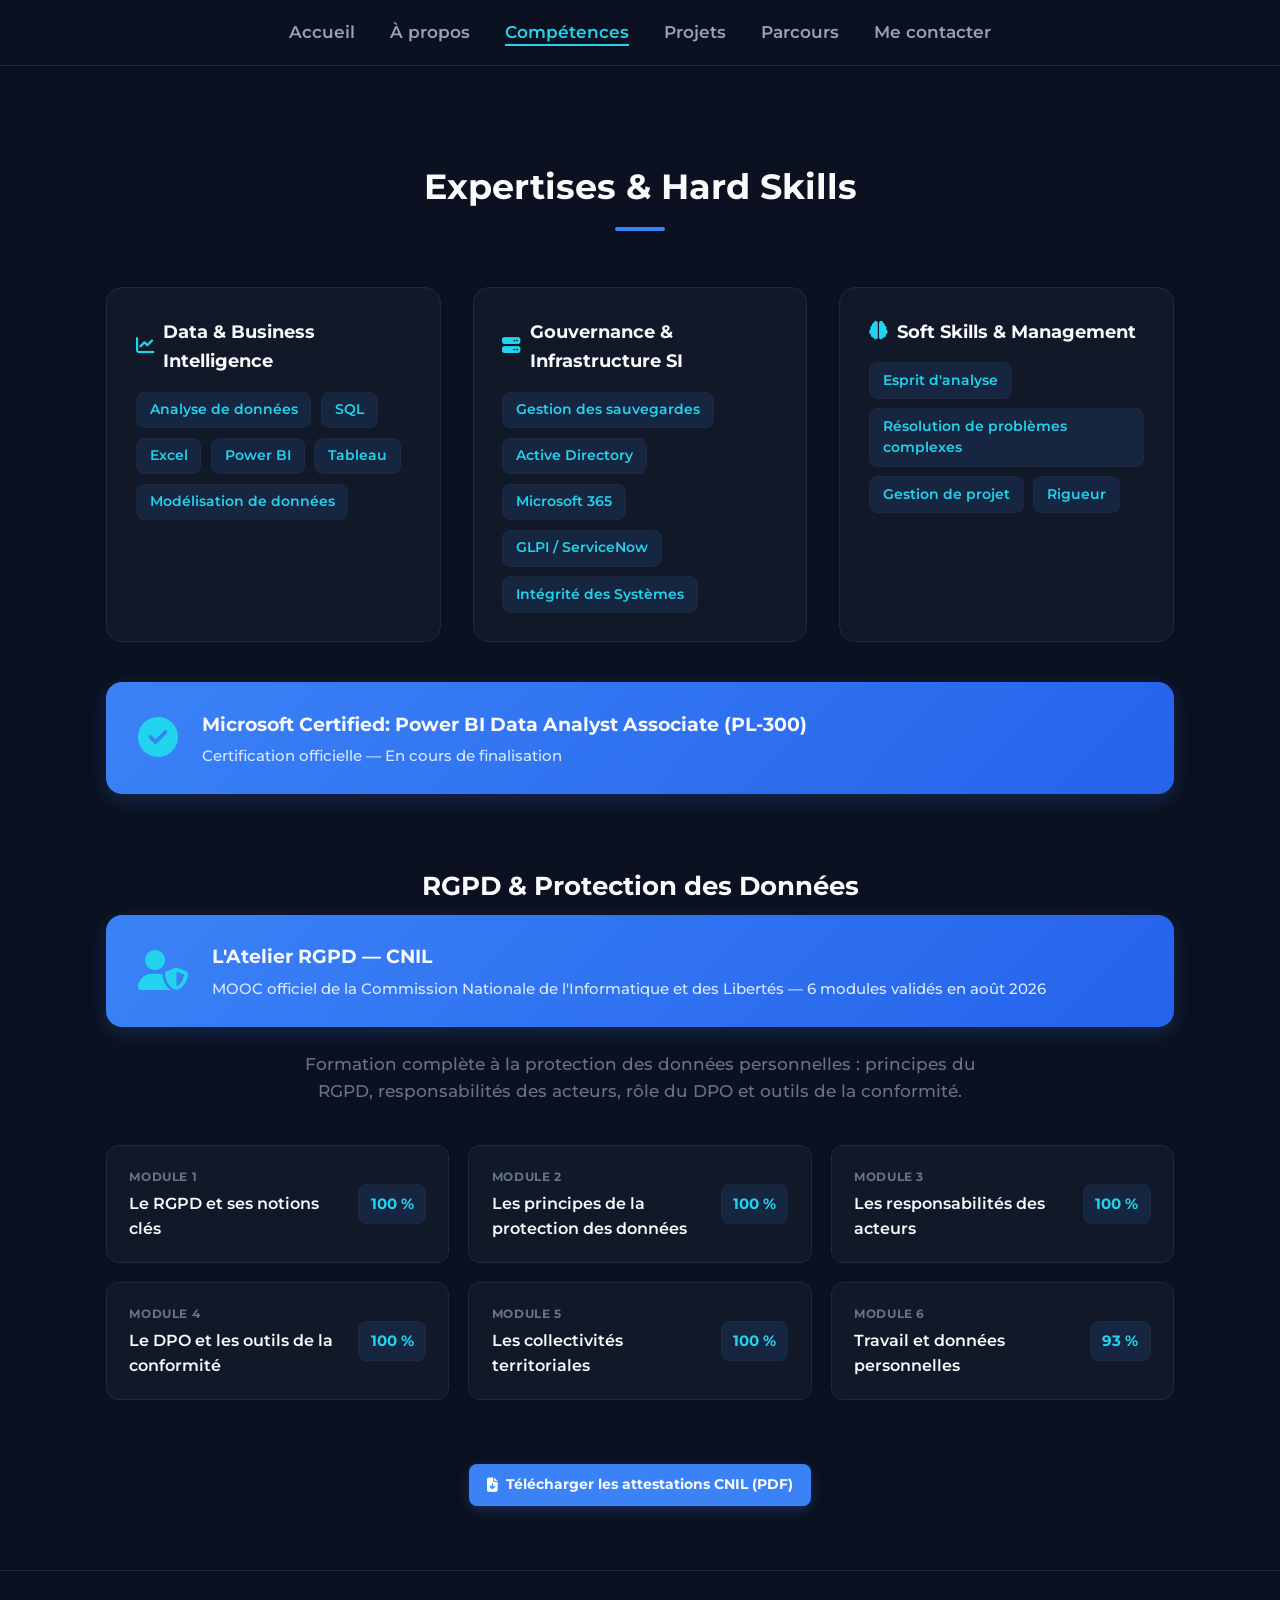
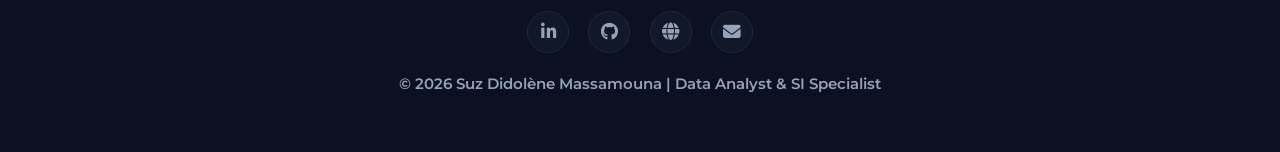
<file: competences.html>
<!DOCTYPE html>
<html lang="fr">
<head>
  <meta charset="UTF-8" />
  <meta name="viewport" content="width=device-width, initial-scale=1" />
  <title>Compétences | Suz Didolène Massamouna</title>
  <meta name="description" content="Compétences de Suz Didolène Massamouna : Power BI, SQL, Excel, Python, gouvernance SI, Active Directory." />
  <link href="https://fonts.googleapis.com/css2?family=Montserrat:wght@400;500;600;700&display=swap" rel="stylesheet" />
  <link rel="stylesheet" href="https://cdnjs.cloudflare.com/ajax/libs/font-awesome/6.4.0/css/all.min.css" />
  <link rel="stylesheet" href="style.css" />
</head>
<body>

  <nav class="navbar" role="navigation" aria-label="Menu principal">
    <ul>
      <li><a href="index.html">Accueil</a></li>
      <li><a href="apropos.html">À propos</a></li>
      <li><a href="competences.html" class="active">Compétences</a></li>
      <li><a href="projets.html">Projets</a></li>
      <li><a href="parcours.html">Parcours</a></li>
      <li><a href="contact.html">Me contacter</a></li>
    </ul>
  </nav>

  <main>
    <section class="section-container">
      <h2 class="section-title">Expertises & Hard Skills</h2>
      <div class="skills-grid">
        <div class="skill-block">
          <h4><i class="fa-solid fa-chart-line"></i> Data & Business Intelligence</h4>
          <div class="skill-tags">
            <span class="tag">Analyse de données</span>
            <span class="tag">SQL</span>
            <span class="tag">Excel</span>
            <span class="tag">Power BI</span>
            <span class="tag">Tableau</span>
            <span class="tag">Modélisation de données</span>
          </div>
        </div>
        <div class="skill-block">
          <h4><i class="fa-solid fa-server"></i> Gouvernance & Infrastructure SI</h4>
          <div class="skill-tags">
            <span class="tag">Gestion des sauvegardes</span>
            <span class="tag">Active Directory</span>
            <span class="tag">Microsoft 365</span>
            <span class="tag">GLPI / ServiceNow</span>
            <span class="tag">Intégrité des Systèmes</span>
          </div>
        </div>
        <div class="skill-block">
          <h4><i class="fa-solid fa-brain"></i> Soft Skills & Management</h4>
          <div class="skill-tags">
            <span class="tag">Esprit d'analyse</span>
            <span class="tag">Résolution de problèmes complexes</span>
            <span class="tag">Gestion de projet</span>
            <span class="tag">Rigueur</span>
          </div>
        </div>
      </div>
      <div class="certif-card">
        <div class="certif-icon"><i class="fa-solid fa-circle-check"></i></div>
        <div>
          <h4>Microsoft Certified: Power BI Data Analyst Associate (PL-300)</h4>
          <p>Certification officielle — En cours de finalisation</p>
        </div>
      </div>

      <h3 class="section-subtitle">RGPD &amp; Protection des Données</h3>
      <div class="certif-card">
        <div class="certif-icon"><i class="fa-solid fa-user-shield"></i></div>
        <div>
          <h4>L'Atelier RGPD — CNIL</h4>
          <p>MOOC officiel de la Commission Nationale de l'Informatique et des Libertés — 6 modules validés en août 2026</p>
        </div>
      </div>
      <p class="page-intro" style="margin: 1.5rem auto 0;">Formation complète à la protection des données personnelles : principes du RGPD, responsabilités des acteurs, rôle du DPO et outils de la conformité.</p>
      <div class="rgpd-modules">
        <div class="rgpd-module">
          <div><span class="rgpd-num">Module 1</span><h4>Le RGPD et ses notions clés</h4></div>
          <span class="rgpd-score">100 %</span>
        </div>
        <div class="rgpd-module">
          <div><span class="rgpd-num">Module 2</span><h4>Les principes de la protection des données</h4></div>
          <span class="rgpd-score">100 %</span>
        </div>
        <div class="rgpd-module">
          <div><span class="rgpd-num">Module 3</span><h4>Les responsabilités des acteurs</h4></div>
          <span class="rgpd-score">100 %</span>
        </div>
        <div class="rgpd-module">
          <div><span class="rgpd-num">Module 4</span><h4>Le DPO et les outils de la conformité</h4></div>
          <span class="rgpd-score">100 %</span>
        </div>
        <div class="rgpd-module">
          <div><span class="rgpd-num">Module 5</span><h4>Les collectivités territoriales</h4></div>
          <span class="rgpd-score">100 %</span>
        </div>
        <div class="rgpd-module">
          <div><span class="rgpd-num">Module 6</span><h4>Travail et données personnelles</h4></div>
          <span class="rgpd-score">93 %</span>
        </div>
      </div>
      <div class="rgpd-download">
        <a href="certifications/Atelier-RGPD-CNIL-Suz-Massamouna.pdf" target="_blank" rel="noopener noreferrer" download class="card-link">
          <i class="fa-solid fa-file-arrow-down"></i> Télécharger les attestations CNIL (PDF)
        </a>
      </div>
    </section>
  </main>

  <footer>
    <div class="footer-social">
      <a href="https://www.linkedin.com/in/suz-didolene-massamouna/" target="_blank" rel="noopener noreferrer" aria-label="LinkedIn"><i class="fa-brands fa-linkedin-in"></i></a>
      <a href="https://github.com/suzy5670" target="_blank" rel="noopener noreferrer" aria-label="GitHub"><i class="fa-brands fa-github"></i></a>
      <a href="https://suzy5670.github.io/" target="_blank" rel="noopener noreferrer" aria-label="Mon site"><i class="fa-solid fa-globe"></i></a>
      <a href="mailto:mdane230@gmail.com" aria-label="E-mail"><i class="fa-solid fa-envelope"></i></a>
    </div>
    <p>© 2026 Suz Didolène Massamouna | Data Analyst & SI Specialist</p>
  </footer>

</body>
</html>
</file>
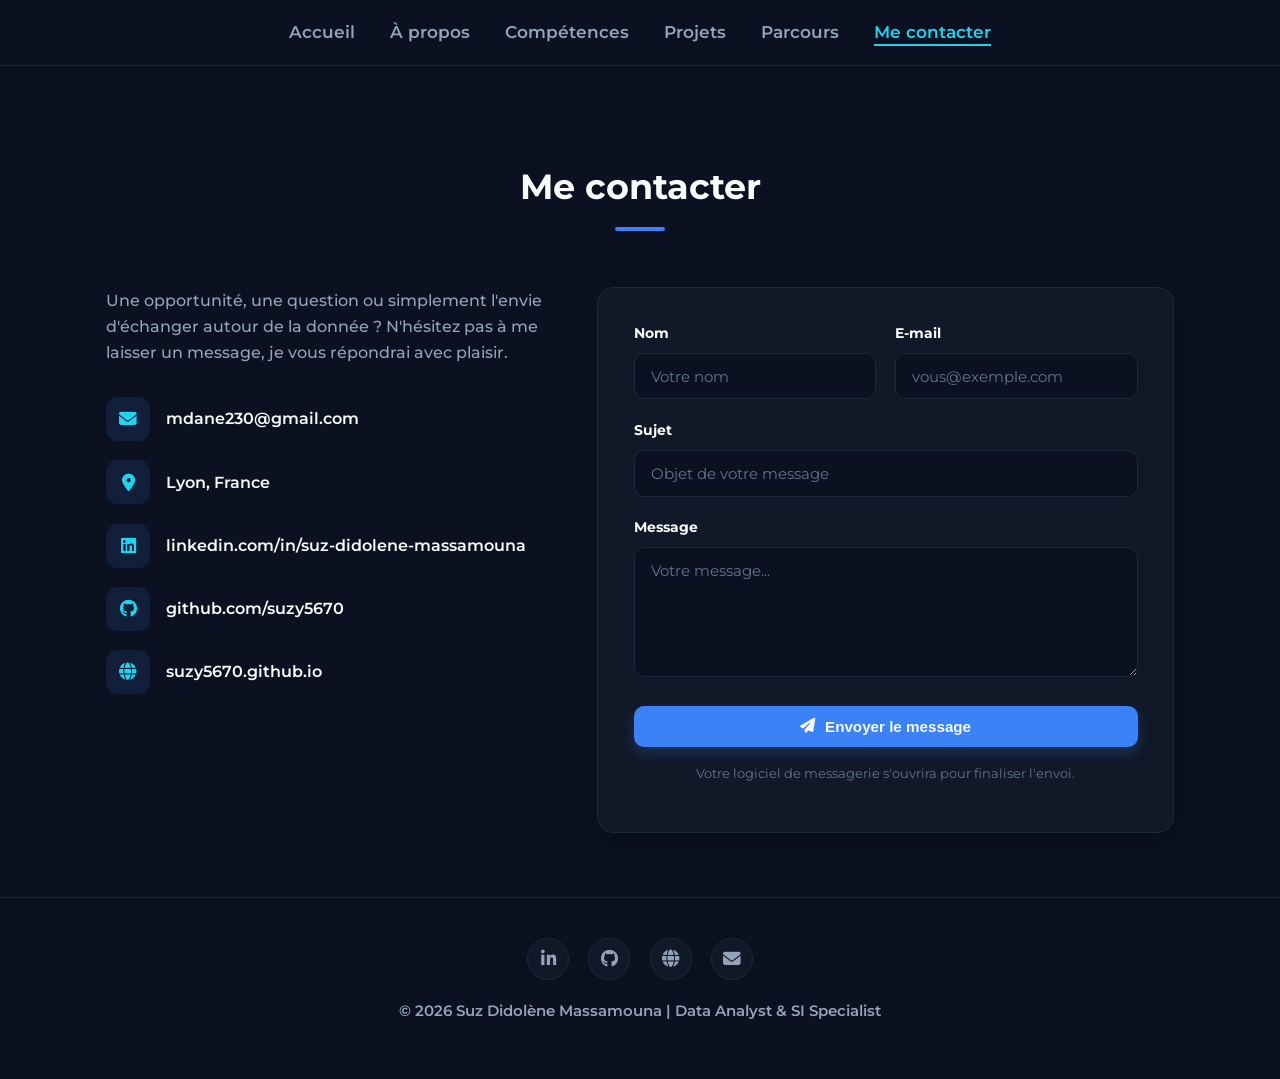
<file: contact.html>
<!DOCTYPE html>
<html lang="fr">
<head>
  <meta charset="UTF-8" />
  <meta name="viewport" content="width=device-width, initial-scale=1" />
  <title>Me contacter | Suz Didolène Massamouna</title>
  <meta name="description" content="Contactez Suz Didolène Massamouna, Data Analyst à Lyon : formulaire, e-mail, LinkedIn, GitHub." />
  <link href="https://fonts.googleapis.com/css2?family=Montserrat:wght@400;500;600;700&display=swap" rel="stylesheet" />
  <link rel="stylesheet" href="https://cdnjs.cloudflare.com/ajax/libs/font-awesome/6.4.0/css/all.min.css" />
  <link rel="stylesheet" href="style.css" />
</head>
<body>

  <nav class="navbar" role="navigation" aria-label="Menu principal">
    <ul>
      <li><a href="index.html">Accueil</a></li>
      <li><a href="apropos.html">À propos</a></li>
      <li><a href="competences.html">Compétences</a></li>
      <li><a href="projets.html">Projets</a></li>
      <li><a href="parcours.html">Parcours</a></li>
      <li><a href="contact.html" class="active">Me contacter</a></li>
    </ul>
  </nav>

  <main>
    <section class="section-container">
      <h2 class="section-title">Me contacter</h2>
      <div class="contact-grid">
        <div class="contact-intro">
          <p>
            Une opportunité, une question ou simplement l'envie d'échanger autour de la donnée ?
            N'hésitez pas à me laisser un message, je vous répondrai avec plaisir.
          </p>
          <ul class="contact-list">
            <li>
              <i class="fa-solid fa-envelope"></i>
              <a href="mailto:mdane230@gmail.com">mdane230@gmail.com</a>
            </li>
            <li>
              <i class="fa-solid fa-location-dot"></i>
              <span>Lyon, France</span>
            </li>
            <li>
              <i class="fa-brands fa-linkedin"></i>
              <a href="https://www.linkedin.com/in/suz-didolene-massamouna/" target="_blank" rel="noopener noreferrer">linkedin.com/in/suz-didolene-massamouna</a>
            </li>
            <li>
              <i class="fa-brands fa-github"></i>
              <a href="https://github.com/suzy5670" target="_blank" rel="noopener noreferrer">github.com/suzy5670</a>
            </li>
            <li>
              <i class="fa-solid fa-globe"></i>
              <a href="https://suzy5670.github.io/" target="_blank" rel="noopener noreferrer">suzy5670.github.io</a>
            </li>
          </ul>
        </div>

        <!--
          FORMULAIRE DE CONTACT
          Par défaut : ouvre la messagerie du visiteur (aucun compte requis).
          Pour recevoir les messages directement par e-mail, créez un compte gratuit
          sur https://formspree.io , puis :
            1. Remplacez onsubmit du <form> par : action="https://formspree.io/f/VOTRE_ID" method="POST"
            2. Supprimez l'attribut onsubmit="..."
        -->
        <form class="contact-form" onsubmit="return envoyerMessage(event)">
          <div class="form-row">
            <div class="form-group">
              <label for="nom">Nom</label>
              <input type="text" id="nom" name="nom" placeholder="Votre nom" required />
            </div>
            <div class="form-group">
              <label for="email">E-mail</label>
              <input type="email" id="email" name="email" placeholder="vous@exemple.com" required />
            </div>
          </div>
          <div class="form-group">
            <label for="sujet">Sujet</label>
            <input type="text" id="sujet" name="sujet" placeholder="Objet de votre message" required />
          </div>
          <div class="form-group">
            <label for="message">Message</label>
            <textarea id="message" name="message" placeholder="Votre message..." required></textarea>
          </div>
          <button type="submit" class="btn-action">
            <i class="fa-solid fa-paper-plane"></i> Envoyer le message
          </button>
          <p class="form-note">Votre logiciel de messagerie s'ouvrira pour finaliser l'envoi.</p>
        </form>
      </div>
    </section>
  </main>

  <footer>
    <div class="footer-social">
      <a href="https://www.linkedin.com/in/suz-didolene-massamouna/" target="_blank" rel="noopener noreferrer" aria-label="LinkedIn"><i class="fa-brands fa-linkedin-in"></i></a>
      <a href="https://github.com/suzy5670" target="_blank" rel="noopener noreferrer" aria-label="GitHub"><i class="fa-brands fa-github"></i></a>
      <a href="https://suzy5670.github.io/" target="_blank" rel="noopener noreferrer" aria-label="Mon site"><i class="fa-solid fa-globe"></i></a>
      <a href="mailto:mdane230@gmail.com" aria-label="E-mail"><i class="fa-solid fa-envelope"></i></a>
    </div>
    <p>© 2026 Suz Didolène Massamouna | Data Analyst & SI Specialist</p>
  </footer>

  <script>
    // Envoi du formulaire via le client mail du visiteur (aucun serveur requis).
    function envoyerMessage(e) {
      e.preventDefault();
      var nom = document.getElementById('nom').value;
      var email = document.getElementById('email').value;
      var sujet = document.getElementById('sujet').value;
      var message = document.getElementById('message').value;

      var corps =
        'Nom : ' + nom + '\n' +
        'E-mail : ' + email + '\n\n' +
        message;

      var lien = 'mailto:mdane230@gmail.com'
        + '?subject=' + encodeURIComponent('[Portfolio] ' + sujet)
        + '&body=' + encodeURIComponent(corps);

      window.location.href = lien;
      return false;
    }
  </script>

</body>
</html>
</file>
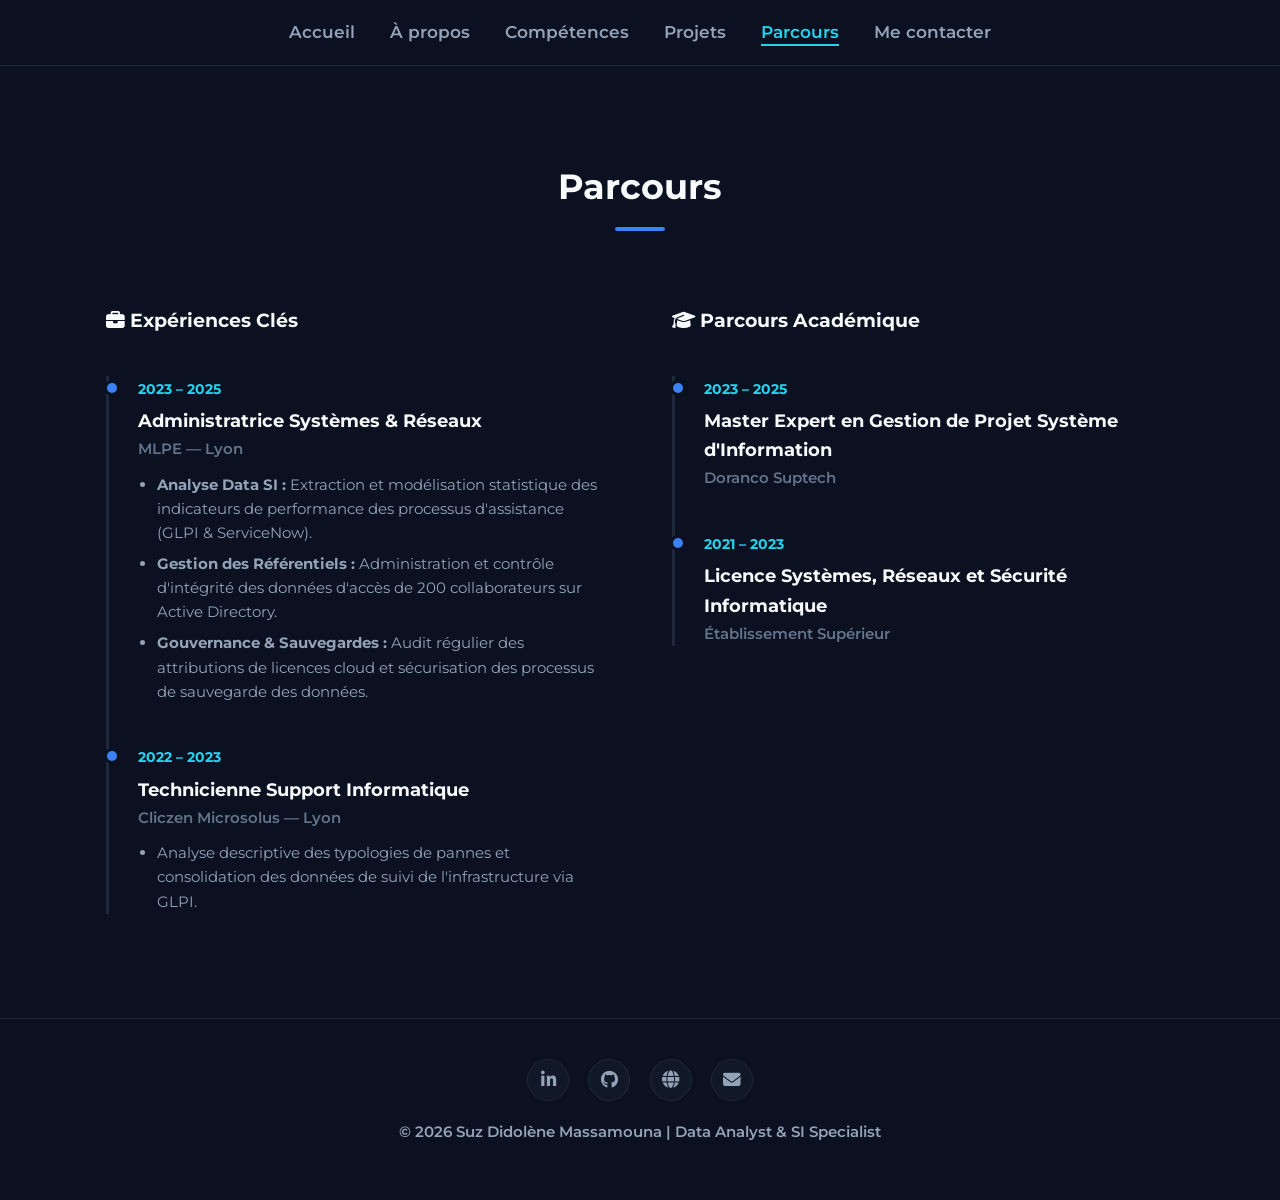
<file: parcours.html>
<!DOCTYPE html>
<html lang="fr">
<head>
  <meta charset="UTF-8" />
  <meta name="viewport" content="width=device-width, initial-scale=1" />
  <title>Parcours | Suz Didolène Massamouna</title>
  <meta name="description" content="Parcours professionnel et académique de Suz Didolène Massamouna : administration systèmes & réseaux, Master Expert en Gestion de Projet SI." />
  <link href="https://fonts.googleapis.com/css2?family=Montserrat:wght@400;500;600;700&display=swap" rel="stylesheet" />
  <link rel="stylesheet" href="https://cdnjs.cloudflare.com/ajax/libs/font-awesome/6.4.0/css/all.min.css" />
  <link rel="stylesheet" href="style.css" />
</head>
<body>

  <nav class="navbar" role="navigation" aria-label="Menu principal">
    <ul>
      <li><a href="index.html">Accueil</a></li>
      <li><a href="apropos.html">À propos</a></li>
      <li><a href="competences.html">Compétences</a></li>
      <li><a href="projets.html">Projets</a></li>
      <li><a href="parcours.html" class="active">Parcours</a></li>
      <li><a href="contact.html">Me contacter</a></li>
    </ul>
  </nav>

  <main>
    <section class="section-container">
      <h2 class="section-title">Parcours</h2>
      <div class="timeline-grid">
        <div>
          <h3 style="margin-bottom: 2.5rem;"><i class="fa-solid fa-briefcase"></i> Expériences Clés</h3>
          <div class="timeline">
            <div class="timeline-item">
              <span class="timeline-date">2023 – 2025</span>
              <h4>Administratrice Systèmes & Réseaux</h4>
              <div class="timeline-company">MLPE — Lyon</div>
              <ul>
                <li><strong>Analyse Data SI :</strong> Extraction et modélisation statistique des indicateurs de performance des processus d'assistance (GLPI & ServiceNow).</li>
                <li><strong>Gestion des Référentiels :</strong> Administration et contrôle d'intégrité des données d'accès de 200 collaborateurs sur Active Directory.</li>
                <li><strong>Gouvernance & Sauvegardes :</strong> Audit régulier des attributions de licences cloud et sécurisation des processus de sauvegarde des données.</li>
              </ul>
            </div>
            <div class="timeline-item">
              <span class="timeline-date">2022 – 2023</span>
              <h4>Technicienne Support Informatique</h4>
              <div class="timeline-company">Cliczen Microsolus — Lyon</div>
              <ul>
                <li>Analyse descriptive des typologies de pannes et consolidation des données de suivi de l'infrastructure via GLPI.</li>
              </ul>
            </div>
          </div>
        </div>
        <div>
          <h3 style="margin-bottom: 2.5rem;"><i class="fa-solid fa-graduation-cap"></i> Parcours Académique</h3>
          <div class="timeline">
            <div class="timeline-item">
              <span class="timeline-date">2023 – 2025</span>
              <h4>Master Expert en Gestion de Projet Système d'Information</h4>
              <div class="timeline-company">Doranco Suptech</div>
            </div>
            <div class="timeline-item">
              <span class="timeline-date">2021 – 2023</span>
              <h4>Licence Systèmes, Réseaux et Sécurité Informatique</h4>
              <div class="timeline-company">Établissement Supérieur</div>
            </div>
          </div>
        </div>
      </div>
    </section>
  </main>

  <footer>
    <div class="footer-social">
      <a href="https://www.linkedin.com/in/suz-didolene-massamouna/" target="_blank" rel="noopener noreferrer" aria-label="LinkedIn"><i class="fa-brands fa-linkedin-in"></i></a>
      <a href="https://github.com/suzy5670" target="_blank" rel="noopener noreferrer" aria-label="GitHub"><i class="fa-brands fa-github"></i></a>
      <a href="https://suzy5670.github.io/" target="_blank" rel="noopener noreferrer" aria-label="Mon site"><i class="fa-solid fa-globe"></i></a>
      <a href="mailto:mdane230@gmail.com" aria-label="E-mail"><i class="fa-solid fa-envelope"></i></a>
    </div>
    <p>© 2026 Suz Didolène Massamouna | Data Analyst & SI Specialist</p>
  </footer>

</body>
</html>
</file>
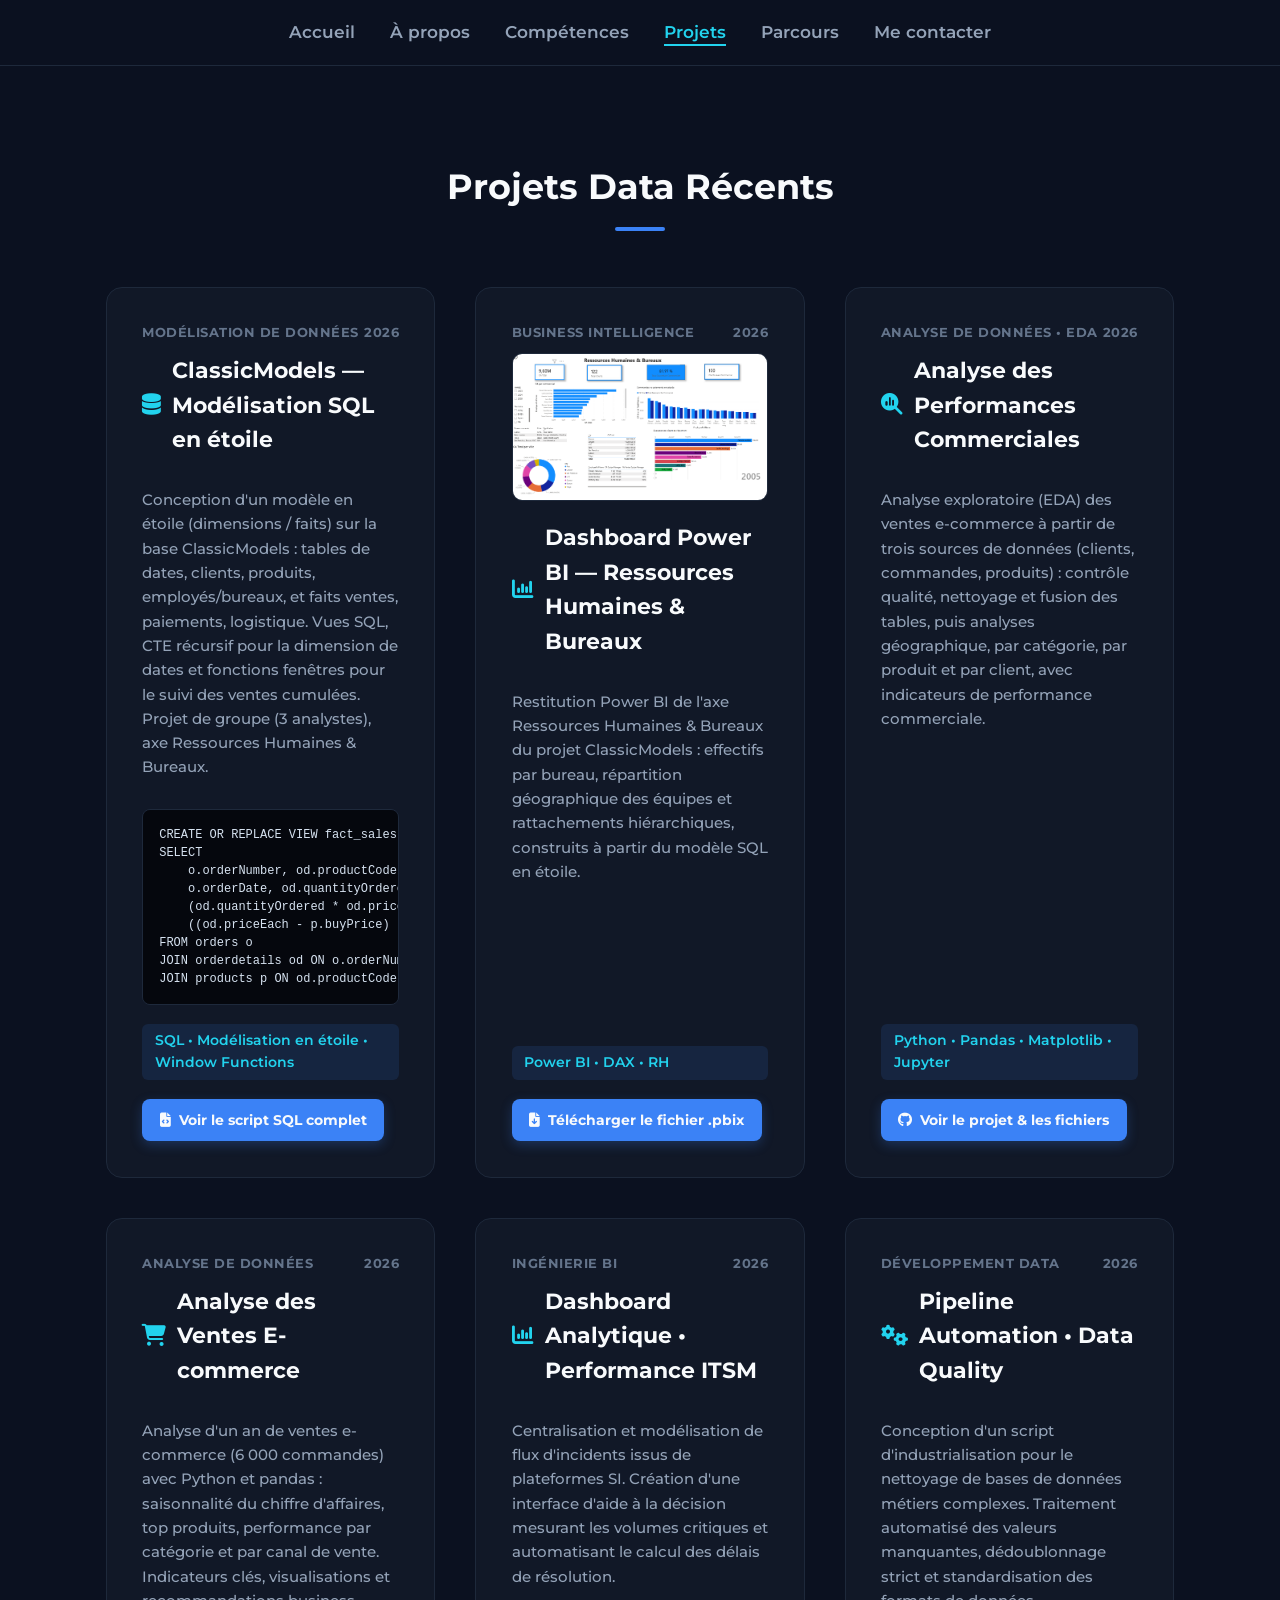
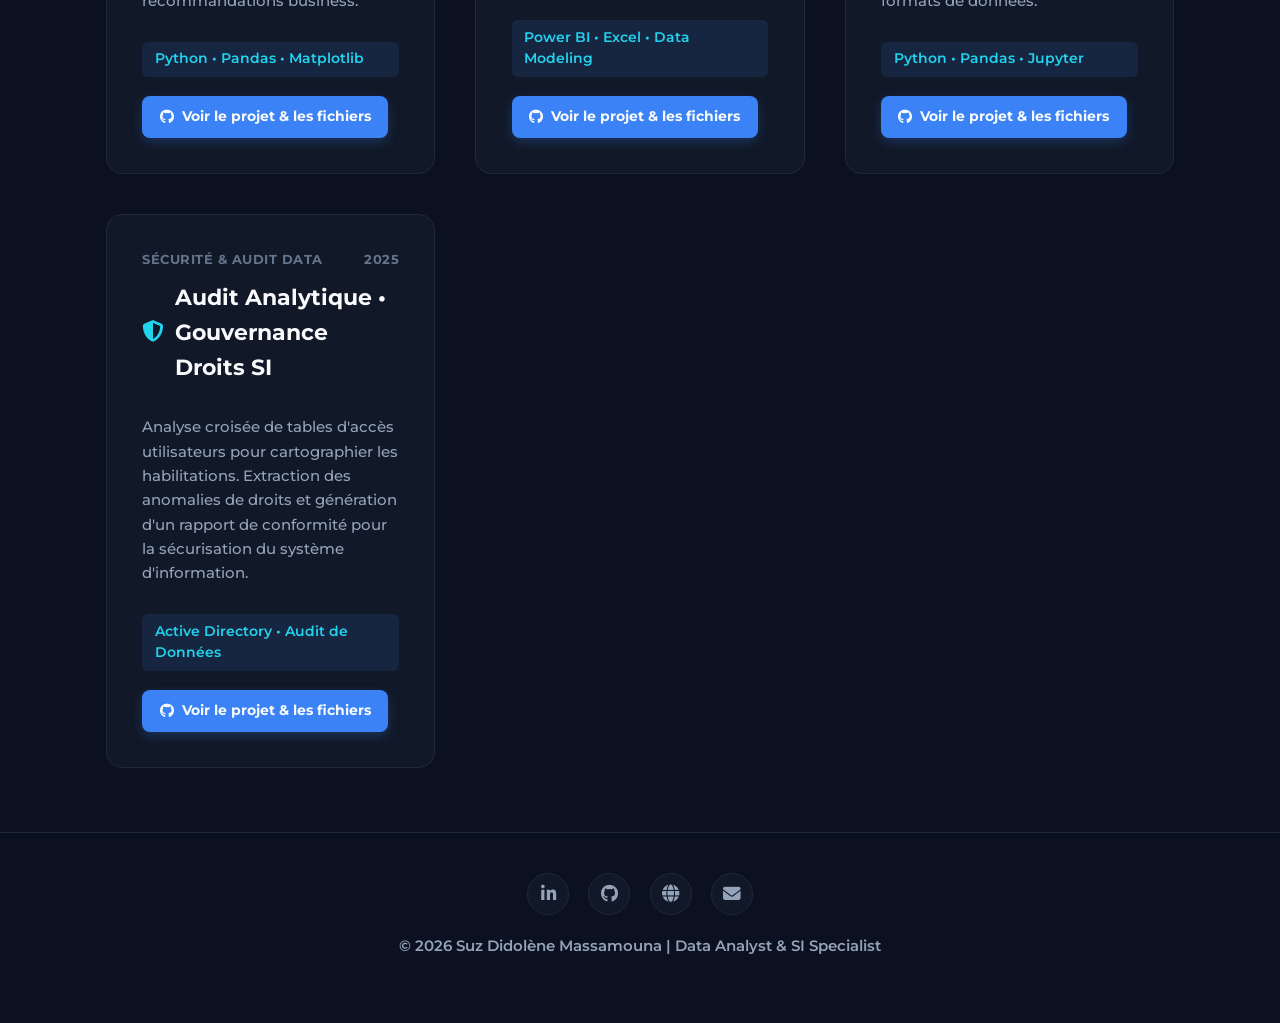
<file: projets.html>
<!DOCTYPE html>
<html lang="fr">
<head>
  <meta charset="UTF-8" />
  <meta name="viewport" content="width=device-width, initial-scale=1" />
  <title>Projets | Suz Didolène Massamouna</title>
  <meta name="description" content="Projets Data de Suz Didolène Massamouna : dashboard ITSM Power BI, pipeline de qualité de données Python, audit de gouvernance SI." />
  <link href="https://fonts.googleapis.com/css2?family=Montserrat:wght@400;500;600;700&display=swap" rel="stylesheet" />
  <link rel="stylesheet" href="https://cdnjs.cloudflare.com/ajax/libs/font-awesome/6.4.0/css/all.min.css" />
  <link rel="stylesheet" href="style.css" />
</head>
<body>

  <nav class="navbar" role="navigation" aria-label="Menu principal">
    <ul>
      <li><a href="index.html">Accueil</a></li>
      <li><a href="apropos.html">À propos</a></li>
      <li><a href="competences.html">Compétences</a></li>
      <li><a href="projets.html" class="active">Projets</a></li>
      <li><a href="parcours.html">Parcours</a></li>
      <li><a href="contact.html">Me contacter</a></li>
    </ul>
  </nav>

  <main>
    <section class="section-container">
      <h2 class="section-title">Projets Data Récents</h2>
      <div class="projet-cards">
        <article class="card" tabindex="0">
          <div class="card-meta">
            <span>Modélisation de données</span>
            <span>2026</span>
          </div>
          <h3><i class="fa-solid fa-database"></i> ClassicModels — Modélisation SQL en étoile</h3>
          <p>Conception d'un modèle en étoile (dimensions / faits) sur la base ClassicModels : tables de dates, clients, produits, employés/bureaux, et faits ventes, paiements, logistique. Vues SQL, CTE récursif pour la dimension de dates et fonctions fenêtres pour le suivi des ventes cumulées. Projet de groupe (3 analystes), axe Ressources Humaines & Bureaux.</p>
          <pre class="code-snippet"><code>CREATE OR REPLACE VIEW fact_sales AS
SELECT
    o.orderNumber, od.productCode, o.customerNumber,
    o.orderDate, od.quantityOrdered, od.priceEach,
    (od.quantityOrdered * od.priceEach) AS totalRevenue,
    ((od.priceEach - p.buyPrice) * od.quantityOrdered) AS margin
FROM orders o
JOIN orderdetails od ON o.orderNumber = od.orderNumber
JOIN products p ON od.productCode = p.productCode;</code></pre>
          <span class="focus-text">SQL • Modélisation en étoile • Window Functions</span>
          <a href="https://github.com/suzy5670/suzy5670.github.io/blob/main/projets/classicmodels-powerbi/commande%20sql%20classic%2Bdbr.sql" target="_blank" rel="noopener noreferrer" class="card-link">
            <i class="fa-solid fa-file-code"></i> Voir le script SQL complet
          </a>
        </article>
        <article class="card" tabindex="0">
          <div class="card-meta">
            <span>Business Intelligence</span>
            <span>2026</span>
          </div>
          <img src="projets/classicmodels-powerbi/dashboard-rh.png" alt="Dashboard Power BI — Ressources Humaines & Bureaux" class="dashboard-preview" />
          <h3><i class="fa-solid fa-chart-column"></i> Dashboard Power BI — Ressources Humaines & Bureaux</h3>
          <p>Restitution Power BI de l'axe Ressources Humaines & Bureaux du projet ClassicModels : effectifs par bureau, répartition géographique des équipes et rattachements hiérarchiques, construits à partir du modèle SQL en étoile.</p>
          <span class="focus-text">Power BI • DAX • RH</span>
          <a href="https://github.com/suzy5670/suzy5670.github.io/blob/main/projets/classicmodels-powerbi/RH.pbix" target="_blank" rel="noopener noreferrer" class="card-link">
            <i class="fa-solid fa-file-arrow-down"></i> Télécharger le fichier .pbix
          </a>
        </article>
        <article class="card" tabindex="0">
          <div class="card-meta">
            <span>Analyse de données • EDA</span>
            <span>2026</span>
          </div>
          <h3><i class="fa-solid fa-magnifying-glass-chart"></i> Analyse des Performances Commerciales</h3>
          <p>Analyse exploratoire (EDA) des ventes e-commerce à partir de trois sources de données (clients, commandes, produits) : contrôle qualité, nettoyage et fusion des tables, puis analyses géographique, par catégorie, par produit et par client, avec indicateurs de performance commerciale.</p>
          <span class="focus-text">Python • Pandas • Matplotlib • Jupyter</span>
          <a href="https://github.com/suzy5670/eda-sales-performance-analysis" target="_blank" rel="noopener noreferrer" class="card-link">
            <i class="fa-brands fa-github"></i> Voir le projet & les fichiers
          </a>
        </article>
        <article class="card" tabindex="0">
          <div class="card-meta">
            <span>Analyse de données</span>
            <span>2026</span>
          </div>
          <h3><i class="fa-solid fa-cart-shopping"></i> Analyse des Ventes E-commerce</h3>
          <p>Analyse d'un an de ventes e-commerce (6 000 commandes) avec Python et pandas : saisonnalité du chiffre d'affaires, top produits, performance par catégorie et par canal de vente. Indicateurs clés, visualisations et recommandations business.</p>
          <span class="focus-text">Python • Pandas • Matplotlib</span>
          <a href="https://github.com/suzy5670/suzy5670.github.io/tree/main/projets/analyse-ventes-ecommerce" target="_blank" rel="noopener noreferrer" class="card-link">
            <i class="fa-brands fa-github"></i> Voir le projet & les fichiers
          </a>
        </article>
        <article class="card" tabindex="0">
          <div class="card-meta">
            <span>Ingénierie BI</span>
            <span>2026</span>
          </div>
          <h3><i class="fa-solid fa-chart-column"></i> Dashboard Analytique • Performance ITSM</h3>
          <p>Centralisation et modélisation de flux d'incidents issus de plateformes SI. Création d'une interface d'aide à la décision mesurant les volumes critiques et automatisant le calcul des délais de résolution.</p>
          <span class="focus-text">Power BI • Excel • Data Modeling</span>
          <a href="https://github.com/suzy5670/suzy5670.github.io/tree/main/projets/dashboard-itsm" target="_blank" rel="noopener noreferrer" class="card-link">
            <i class="fa-brands fa-github"></i> Voir le projet & les fichiers
          </a>
        </article>
        <article class="card" tabindex="0">
          <div class="card-meta">
            <span>Développement Data</span>
            <span>2026</span>
          </div>
          <h3><i class="fa-solid fa-gears"></i> Pipeline Automation • Data Quality</h3>
          <p>Conception d'un script d'industrialisation pour le nettoyage de bases de données métiers complexes. Traitement automatisé des valeurs manquantes, dédoublonnage strict et standardisation des formats de données.</p>
          <span class="focus-text">Python • Pandas • Jupyter</span>
          <a href="https://github.com/suzy5670/suzy5670.github.io/tree/main/projets/pipeline-data-quality" target="_blank" rel="noopener noreferrer" class="card-link">
            <i class="fa-brands fa-github"></i> Voir le projet & les fichiers
          </a>
        </article>
        <article class="card" tabindex="0">
          <div class="card-meta">
            <span>Sécurité & Audit Data</span>
            <span>2025</span>
          </div>
          <h3><i class="fa-solid fa-shield-halved"></i> Audit Analytique • Gouvernance Droits SI</h3>
          <p>Analyse croisée de tables d'accès utilisateurs pour cartographier les habilitations. Extraction des anomalies de droits et génération d'un rapport de conformité pour la sécurisation du système d'information.</p>
          <span class="focus-text">Active Directory • Audit de Données</span>
          <a href="https://github.com/suzy5670/suzy5670.github.io/tree/main/projets/audit-droits-si" target="_blank" rel="noopener noreferrer" class="card-link">
            <i class="fa-brands fa-github"></i> Voir le projet & les fichiers
          </a>
        </article>
      </div>
    </section>
  </main>

  <footer>
    <div class="footer-social">
      <a href="https://www.linkedin.com/in/suz-didolene-massamouna/" target="_blank" rel="noopener noreferrer" aria-label="LinkedIn"><i class="fa-brands fa-linkedin-in"></i></a>
      <a href="https://github.com/suzy5670" target="_blank" rel="noopener noreferrer" aria-label="GitHub"><i class="fa-brands fa-github"></i></a>
      <a href="https://suzy5670.github.io/" target="_blank" rel="noopener noreferrer" aria-label="Mon site"><i class="fa-solid fa-globe"></i></a>
      <a href="mailto:mdane230@gmail.com" aria-label="E-mail"><i class="fa-solid fa-envelope"></i></a>
    </div>
    <p>© 2026 Suz Didolène Massamouna | Data Analyst & SI Specialist</p>
  </footer>

</body>
</html>
</file>
<file: style.css>
:root {
  --bg: #0b1120;
  --card: #111827;
  --border: #1e293b;
  --ink: #f8fafc;
  --text: #94a3b8;
  --muted: #64748b;
  --primary: #3b82f6;
  --primary-dark: #2563eb;
  --primary-hover: #60a5fa;
  --accent: #22d3ee;
  --success: #10b981;
  --warning: #f59e0b;
  --error: #ef4444;
  --soft: rgba(59, 130, 246, 0.12);
}

* { box-sizing: border-box; }
html { scroll-behavior: smooth; }
body {
  font-family: 'Montserrat', sans-serif;
  background-color: var(--bg);
  color: var(--text);
  margin: 0;
  padding: 0;
  line-height: 1.6;
  display: flex;
  flex-direction: column;
  min-height: 100vh;
}
main { flex: 1; }
h1, h2, h3, h4 {
  color: var(--ink);
  margin-bottom: 1rem;
  font-weight: 700;
}
a { color: inherit; text-decoration: none; }

.navbar {
  background-color: var(--bg);
  padding: 1.2rem 3rem;
  display: flex;
  justify-content: center;
  border-bottom: 1px solid var(--border);
  position: sticky;
  top: 0;
  z-index: 100;
}
.navbar ul {
  list-style: none;
  display: flex;
  gap: 2.2rem;
  margin: 0;
  padding: 0;
  flex-wrap: wrap;
  justify-content: center;
}
.navbar a {
  color: var(--text);
  font-weight: 600;
  font-size: 1.05rem;
  transition: color 0.3s ease;
  padding-bottom: 2px;
  border-bottom: 2px solid transparent;
}
.navbar a:hover { color: var(--accent); border-bottom-color: var(--accent); }
.navbar a.active {
  color: var(--accent);
  border-bottom: 2px solid var(--accent);
}

/* En-tête / Accueil */
.header-container {
  display: flex;
  align-items: center;
  gap: 4rem;
  padding: 5rem 2rem;
  max-width: 1100px;
  margin: 0 auto;
  text-align: left;
}
.photo { flex-shrink: 0; }
.profile-pic {
  width: 220px;
  height: 220px;
  border-radius: 50%;
  object-fit: cover;
  border: 3px solid var(--card);
  outline: 2px solid var(--primary);
  box-shadow: 0 8px 24px rgba(59, 130, 246, 0.2);
  transition: transform 0.3s ease;
}
.profile-pic:hover { transform: scale(1.03); }
.header-text h1 {
  font-size: 3rem;
  margin: 0 0 0.5rem 0;
  letter-spacing: -0.5px;
  color: var(--ink);
}
.header-text .subtitle {
  font-size: 1.4rem;
  color: var(--primary);
  font-weight: 600;
  margin-top: 0;
  margin-bottom: 1.5rem;
}
.header-text .description {
  margin: 1rem 0 2.5rem 0;
  font-weight: 500;
  color: var(--text);
  font-size: 1.05rem;
  max-width: 750px;
  text-align: justify;
}
.buttons {
  display: flex;
  gap: 1rem;
  flex-wrap: wrap;
}
.btn-action {
  display: inline-flex;
  align-items: center;
  gap: 0.6rem;
  padding: 0.75rem 1.8rem;
  background-color: var(--primary);
  color: var(--ink);
  font-weight: 700;
  border-radius: 10px;
  box-shadow: 0 6px 14px rgba(59, 130, 246, 0.25);
  transition: all 0.3s ease;
  font-size: 0.95rem;
  border: none;
  cursor: pointer;
}
.btn-action.btn-secondary {
  background-color: transparent;
  color: var(--text);
  border: 2px solid var(--border);
  box-shadow: none;
}
.btn-action:hover {
  background-color: var(--primary-hover);
  box-shadow: 0 8px 20px rgba(59, 130, 246, 0.4);
  transform: translateY(-2px);
}
.btn-action.btn-secondary:hover {
  background-color: rgba(34, 211, 238, 0.1);
  color: var(--accent);
  border-color: var(--accent);
}

.scrolling-text {
  background-color: var(--card);
  color: var(--accent);
  font-weight: 700;
  padding: 0.9rem 0;
  white-space: nowrap;
  overflow: hidden;
  font-size: 1.05rem;
  max-width: 1100px;
  margin: 0 auto 4rem auto;
  border-radius: 12px;
  border: 1px solid var(--border);
}
.scrolling-text p {
  display: inline-block;
  padding-left: 100%;
  animation: scroll-left 22s linear infinite;
  margin: 0;
}
@keyframes scroll-left {
  0%   { transform: translateX(0%); }
  100% { transform: translateX(-100%); }
}

.section-container {
  padding: 4rem 1rem;
  max-width: 1100px;
  margin: 0 auto;
  width: 100%;
}
.section-title {
  text-align: center;
  margin-bottom: 3.5rem;
  font-weight: 700;
  font-size: 2.2rem;
  color: var(--ink);
}
.section-title::after {
  content: '';
  display: block;
  width: 50px;
  height: 4px;
  background-color: var(--primary);
  margin: 0.7rem auto 0 auto;
  border-radius: 2px;
}
.page-intro {
  text-align: center;
  max-width: 680px;
  margin: -2rem auto 3rem auto;
  color: var(--muted);
  font-weight: 500;
  font-size: 1.05rem;
}

/* À propos */
.about-grid {
  display: grid;
  grid-template-columns: 1.4fr 1fr;
  gap: 3rem;
  align-items: center;
}
.about-text p {
  color: var(--text);
  font-weight: 500;
  font-size: 1.02rem;
  text-align: justify;
  margin-top: 0;
}
.about-text p + p { margin-top: 1.2rem; }
.about-highlight {
  color: var(--accent);
  font-weight: 700;
}
.stats-grid {
  display: grid;
  grid-template-columns: repeat(2, 1fr);
  gap: 1.2rem;
}
.stat-box {
  background: linear-gradient(135deg, var(--primary), var(--primary-dark));
  color: var(--ink);
  border-radius: 16px;
  padding: 1.6rem 1rem;
  text-align: center;
  box-shadow: 0 6px 20px rgba(59, 130, 246, 0.25);
}
.stat-box .num {
  font-size: 2.2rem;
  font-weight: 700;
  color: var(--ink);
  display: block;
  line-height: 1.1;
}
.stat-box .label {
  font-size: 0.82rem;
  color: #dbeafe;
  font-weight: 600;
  margin-top: 0.4rem;
  display: block;
  text-transform: uppercase;
  letter-spacing: 0.4px;
}

.skills-grid {
  display: grid;
  grid-template-columns: repeat(auto-fit, minmax(260px, 1fr));
  gap: 2rem;
  margin-bottom: 2.5rem;
}
.skill-block {
  background-color: var(--card);
  border: 1px solid var(--border);
  border-radius: 16px;
  padding: 1.8rem;
  transition: border-color 0.3s ease;
}
.skill-block:hover { border-color: var(--accent); }
.skill-block h4 {
  color: var(--ink);
  margin-top: 0;
  margin-bottom: 1rem;
  font-size: 1.15rem;
  display: flex;
  align-items: center;
  gap: 0.6rem;
}
.skill-block h4 i { color: var(--accent); }
.skill-tags { display: flex; flex-wrap: wrap; gap: 0.6rem; }
.tag {
  background-color: var(--soft);
  border: 1px solid var(--border);
  color: var(--accent);
  padding: 0.4rem 0.8rem;
  border-radius: 8px;
  font-size: 0.85rem;
  font-weight: 600;
}

.certif-card {
  background: linear-gradient(135deg, var(--primary), var(--primary-dark));
  color: var(--ink);
  border-radius: 16px;
  padding: 1.5rem 2rem;
  display: flex;
  align-items: center;
  gap: 1.5rem;
  box-shadow: 0 6px 20px rgba(59, 130, 246, 0.2);
}
.certif-card h4 { color: var(--ink); margin: 0 0 0.3rem 0; font-size: 1.2rem; }
.certif-card p { margin: 0; font-size: 0.95rem; color: #dbeafe; font-weight: 500; }
.certif-icon { font-size: 2.5rem; color: var(--accent); }

/* RGPD / CNIL */
.section-subtitle {
  text-align: center;
  font-size: 1.6rem;
  font-weight: 700;
  color: var(--ink);
  margin: 4.5rem 0 0.5rem;
}
.rgpd-modules {
  display: grid;
  grid-template-columns: repeat(auto-fit, minmax(300px, 1fr));
  gap: 1.2rem;
  margin-top: 2.5rem;
}
.rgpd-module {
  background-color: var(--card);
  border: 1px solid var(--border);
  border-radius: 12px;
  padding: 1.3rem 1.4rem;
  display: flex;
  align-items: center;
  justify-content: space-between;
  gap: 1rem;
  transition: border-color 0.3s ease;
}
.rgpd-module:hover { border-color: var(--accent); }
.rgpd-module h4 {
  margin: 0;
  font-size: 0.98rem;
  color: var(--ink);
  font-weight: 600;
}
.rgpd-module .rgpd-num {
  display: block;
  font-size: 0.75rem;
  color: var(--muted);
  font-weight: 700;
  margin-bottom: 0.3rem;
  text-transform: uppercase;
  letter-spacing: 0.05em;
}
.rgpd-score {
  flex-shrink: 0;
  background-color: var(--soft);
  border: 1px solid var(--border);
  color: var(--accent);
  font-weight: 700;
  font-size: 0.95rem;
  padding: 0.4rem 0.7rem;
  border-radius: 8px;
}
.rgpd-download { text-align: center; margin-top: 2.8rem; }

.projet-cards {
  display: grid;
  grid-template-columns: repeat(auto-fit, minmax(310px, 1fr));
  gap: 2.5rem;
}
.card {
  background-color: var(--card);
  border: 1px solid var(--border);
  border-radius: 16px;
  padding: 2.2rem;
  transition: all 0.3s ease;
  display: flex;
  flex-direction: column;
  justify-content: space-between;
}
.card:hover {
  border-color: var(--accent);
  box-shadow: 0 12px 24px rgba(34, 211, 238, 0.12);
  transform: translateY(-4px);
}
.card-meta {
  display: flex;
  justify-content: space-between;
  font-size: 0.8rem;
  font-weight: 700;
  color: var(--muted);
  margin-bottom: 0.6rem;
  text-transform: uppercase;
  letter-spacing: 0.5px;
}
.card h3 {
  font-size: 1.35rem;
  margin-top: 0;
  color: var(--ink);
  display: flex;
  align-items: center;
  gap: 0.7rem;
}
.card h3 i { color: var(--accent); }
.card p {
  font-weight: 500;
  color: var(--text);
  font-size: 0.95rem;
  margin-bottom: 1.8rem;
  line-height: 1.6;
  flex-grow: 1;
}
.code-snippet {
  background-color: #05070d;
  color: #d6e2f0;
  font-family: 'Courier New', monospace;
  font-size: 0.75rem;
  line-height: 1.5;
  padding: 1rem;
  border-radius: 8px;
  border: 1px solid var(--border);
  overflow-x: auto;
  margin: 0 0 1.2rem 0;
}
.dashboard-preview {
  width: 100%;
  border-radius: 10px;
  margin-bottom: 1.2rem;
  border: 1px solid var(--border);
}
.focus-text {
  font-size: 0.85rem;
  font-weight: 600;
  color: var(--accent);
  background-color: var(--soft);
  padding: 0.4rem 0.8rem;
  border-radius: 6px;
  display: inline-block;
}
.card-link {
  display: inline-flex;
  align-items: center;
  gap: 0.5rem;
  align-self: flex-start;
  margin-top: 1.2rem;
  font-size: 0.9rem;
  font-weight: 700;
  color: var(--ink);
  background-color: var(--primary);
  padding: 0.6rem 1.1rem;
  border-radius: 8px;
  box-shadow: 0 4px 12px rgba(59, 130, 246, 0.25);
  transition: all 0.25s ease;
}
.card-link:hover {
  background-color: var(--primary-hover);
  transform: translateY(-2px);
  box-shadow: 0 6px 16px rgba(59, 130, 246, 0.4);
}
.card-link.secondary {
  background-color: transparent;
  color: var(--primary);
  border: 1.5px solid var(--border);
  box-shadow: none;
}
.card-link.secondary:hover {
  border-color: var(--primary);
  background-color: var(--soft);
}

.timeline-grid {
  display: grid;
  grid-template-columns: repeat(auto-fit, minmax(450px, 1fr));
  gap: 4rem;
}
.timeline {
  border-left: 3px solid var(--border);
  padding-left: 1.8rem;
  position: relative;
}
.timeline-item {
  position: relative;
  margin-bottom: 2.5rem;
}
.timeline-item::before {
  content: '';
  position: absolute;
  left: -34px;
  top: 4px;
  width: 10px;
  height: 10px;
  border-radius: 50%;
  background-color: var(--primary);
  border: 3px solid var(--bg);
}
.timeline-date {
  font-size: 0.85rem;
  font-weight: 700;
  color: var(--accent);
  text-transform: uppercase;
}
.timeline-item h4 {
  margin: 0.3rem 0 0.1rem 0;
  font-size: 1.15rem;
  color: var(--ink);
}
.timeline-company {
  font-size: 0.95rem;
  font-weight: 600;
  color: var(--muted);
  margin-bottom: 0.7rem;
}
.timeline-item ul {
  margin: 0;
  padding-left: 1.2rem;
  font-size: 0.95rem;
  color: var(--text);
}
.timeline-item ul li { margin-bottom: 0.4rem; }

/* Contact */
.contact-grid {
  display: grid;
  grid-template-columns: 1fr 1.3fr;
  gap: 3rem;
  align-items: start;
}
.contact-intro p {
  color: var(--text);
  font-weight: 500;
  font-size: 1.02rem;
  margin-top: 0;
}
.contact-list { list-style: none; padding: 0; margin: 2rem 0 0 0; }
.contact-list li {
  display: flex;
  align-items: center;
  gap: 1rem;
  margin-bottom: 1.2rem;
  font-weight: 600;
  color: var(--ink);
}
.contact-list i {
  width: 44px;
  height: 44px;
  flex-shrink: 0;
  display: flex;
  align-items: center;
  justify-content: center;
  background-color: var(--soft);
  color: var(--accent);
  border-radius: 12px;
  font-size: 1.1rem;
}
.contact-list a:hover { color: var(--accent); }

.contact-form {
  background-color: var(--card);
  border: 1px solid var(--border);
  border-radius: 16px;
  padding: 2.2rem;
  box-shadow: 0 8px 24px rgba(0, 0, 0, 0.2);
}
.form-row { display: grid; grid-template-columns: 1fr 1fr; gap: 1.2rem; }
.form-group { margin-bottom: 1.3rem; }
.form-group label {
  display: block;
  font-size: 0.85rem;
  font-weight: 700;
  color: var(--ink);
  margin-bottom: 0.5rem;
}
.form-group input,
.form-group textarea {
  width: 100%;
  padding: 0.8rem 1rem;
  border: 1.5px solid var(--border);
  border-radius: 10px;
  font-family: inherit;
  font-size: 0.95rem;
  color: var(--ink);
  transition: border-color 0.25s ease;
  background-color: var(--bg);
}
.form-group input::placeholder,
.form-group textarea::placeholder { color: var(--muted); }
.form-group input:focus,
.form-group textarea:focus {
  outline: none;
  border-color: var(--primary);
}
.form-group textarea { resize: vertical; min-height: 130px; }
.contact-form .btn-action { width: 100%; justify-content: center; }
.form-note {
  font-size: 0.82rem;
  color: var(--muted);
  margin-top: 1rem;
  text-align: center;
}

footer {
  text-align: center;
  padding: 2.5rem 1rem;
  background-color: var(--bg);
  border-top: 1px solid var(--border);
  color: var(--text);
  font-weight: 600;
  font-size: 0.95rem;
}
.footer-social {
  display: flex;
  justify-content: center;
  gap: 1.2rem;
  margin-bottom: 1.2rem;
}
.footer-social a {
  width: 42px;
  height: 42px;
  display: flex;
  align-items: center;
  justify-content: center;
  background-color: var(--card);
  border: 1px solid var(--border);
  border-radius: 50%;
  color: var(--text);
  font-size: 1.1rem;
  transition: all 0.3s ease;
}
.footer-social a:hover { background-color: var(--primary); border-color: var(--primary); color: var(--ink); transform: translateY(-3px); }

@media screen and (max-width: 900px) {
  .navbar { padding: 1rem 1rem; }
  .header-container {
    flex-direction: column;
    text-align: center;
    gap: 2rem;
    padding: 3rem 1rem;
  }
  .header-text h1 { font-size: 2.4rem; }
  .header-text .description { text-align: left; }
  .buttons { justify-content: center; }
  .about-grid { grid-template-columns: 1fr; gap: 2.5rem; }
  .timeline-grid { grid-template-columns: 1fr; gap: 3rem; }
  .timeline { border-left-width: 2px; }
  .contact-grid { grid-template-columns: 1fr; gap: 2.5rem; }
  .form-row { grid-template-columns: 1fr; }
}
</file>
